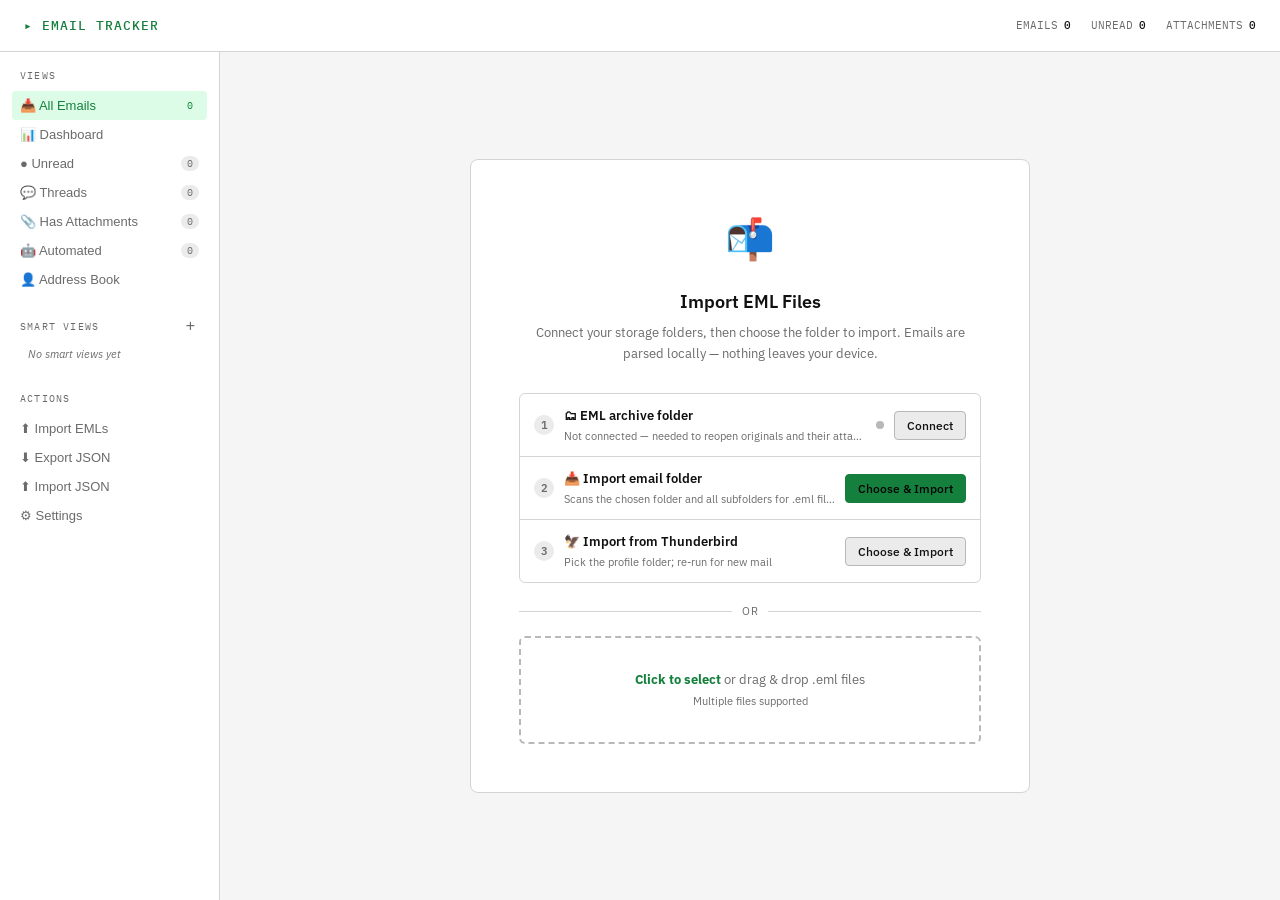
<file: index.html>
<!DOCTYPE html>
<html lang="en">
<head>
<meta charset="UTF-8">
<meta name="viewport" content="width=device-width, initial-scale=1.0">
<title>Email Tracker</title>
<link rel="stylesheet" href="css/styles.css">
</head>
<body>

<div id="app">
  <header>
    <span class="logo">▸ EMAIL TRACKER</span>
    <div class="header-stats">
      <div class="stat">EMAILS <b id="h-total">0</b></div>
      <div class="stat">UNREAD <b id="h-unread">0</b></div>
      <div class="stat">ATTACHMENTS <b id="h-attachments">0</b></div>
      <div class="stat" id="storage-indicator" data-v1-only style="display:none;color:var(--accent);cursor:pointer" onclick="changeEmlArchiveFolder()" title="Click to change folder">
        💾 <b id="h-storage">—</b>
      </div>
    </div>
  </header>

  <div id="main">
    <!-- Sidebar -->
    <nav id="sidebar">
      <div class="sidebar-section">
        <div class="sidebar-label">Views</div>
        <button class="nav-item active" data-view="all" onclick="switchView('all')">
          📥 All Emails <span class="nav-count" id="n-all">0</span>
        </button>
        <button class="nav-item" data-view="dashboard" onclick="switchView('dashboard')">
          📊 Dashboard
        </button>
        <button class="nav-item" data-view="unread" onclick="switchView('unread')">
          ● Unread <span class="nav-count" id="n-unread">0</span>
        </button>
        <button class="nav-item" data-view="threads" onclick="switchView('threads')">
          💬 Threads <span class="nav-count" id="n-threads">0</span>
        </button>
        <button class="nav-item" data-view="attachments" onclick="switchView('attachments')">
          📎 Has Attachments <span class="nav-count" id="n-attach">0</span>
        </button>
        <button class="nav-item" data-view="needsreply" data-v2-only onclick="switchView('needsreply')" title="Threads whose newest message is waiting on your reply">
          ↩ Needs Reply <span class="nav-count" id="n-needsreply">0</span>
        </button>
        <button class="nav-item" data-view="automated" onclick="switchView('automated')">
          🤖 Automated <span class="nav-count" id="n-automated">0</span>
        </button>
        <button class="nav-item" data-view="addressbook" onclick="switchView('addressbook')">
          👤 Address Book
        </button>
      </div>
      <div class="sidebar-section">
        <div class="sidebar-label-row">
          <span class="sidebar-label">Smart Views</span>
          <button class="sidebar-add-btn" onclick="showSmartViewEditor()" title="New Smart View" aria-label="New Smart View">+</button>
        </div>
        <div id="smart-views-nav">
          <div style="padding:4px 8px; font-size:11px; color:var(--muted); font-style:italic;">No smart views yet</div>
        </div>
      </div>
      <div class="sidebar-section">
        <div class="sidebar-label">Actions</div>
        <button class="nav-item" onclick="showImport()">⬆ Import EMLs</button>
        <button class="nav-item" onclick="exportData()">⬇ Export JSON</button>
        <input type="file" id="json-import-input" accept=".json" style="display:none" onchange="importData(this)">
        <button class="nav-item" onclick="document.getElementById('json-import-input').click()">⬆ Import JSON</button>
        <button class="nav-item" onclick="showSettings()">⚙ Settings</button>
      </div>
    </nav>

    <!-- Content -->
    <div id="content">

      <!-- Import panel -->
      <div id="import-panel">
        <div class="import-card">
          <span class="import-icon">📬</span>
          <h2>Import EML Files</h2>
          <p data-v1-only>Connect your storage folders, then choose the folder to import. Emails are parsed locally — nothing leaves your device.</p>
          <p data-v2-only>The server parses and stores the mail, and keeps each original. Anything already imported is skipped, so re-run either source any time.</p>

          <div class="conn-list" data-v2-only>
            <div class="conn-row">
              <span class="conn-num">1</span>
              <div class="conn-info">
                <div class="conn-name">📥 Import an .eml folder</div>
                <div class="conn-detail">Uploads every .eml file in the folder and its subfolders</div>
              </div>
              <button class="btn btn-primary conn-btn" onclick="document.getElementById('srv-dir-input').click()">Choose &amp; Import</button>
              <input type="file" id="srv-dir-input" webkitdirectory hidden onchange="serverIngestFiles(this.files); this.value=''">
            </div>
            <div class="conn-row">
              <span class="conn-num">2</span>
              <div class="conn-info">
                <div class="conn-name">🦅 Scan Thunderbird</div>
                <div class="conn-detail" id="srv-tb-detail">Reads the profile's mail folders on the server</div>
              </div>
              <button class="btn conn-btn" id="srv-tb-btn" onclick="serverScanThunderbird()">Scan</button>
            </div>
          </div>

          <div class="conn-list" data-v1-only>
            <div class="conn-row">
              <span class="conn-num">1</span>
              <div class="conn-info">
                <div class="conn-name">🗂 EML archive folder</div>
                <div class="conn-detail" id="conn-eml-detail">Not connected — needed to reopen originals and their attachments later</div>
              </div>
              <span class="conn-dot" id="conn-eml-dot"></span>
              <button class="btn conn-x" id="conn-eml-x" onclick="disconnectEmlArchiveFolder()" title="Disconnect folder" style="display:none">✕</button>
              <button class="btn conn-btn" id="conn-eml-btn" onclick="connectEmlArchiveFolder()">Connect</button>
            </div>
            <div class="conn-row">
              <span class="conn-num">2</span>
              <div class="conn-info">
                <div class="conn-name">📥 Import email folder</div>
                <div class="conn-detail">Scans the chosen folder and all subfolders for .eml files</div>
              </div>
              <button class="btn btn-primary conn-btn" id="conn-import-btn" onclick="handleFolderImport()">Choose &amp; Import</button>
            </div>
            <div class="conn-row">
              <span class="conn-num">3</span>
              <div class="conn-info">
                <div class="conn-name">🦅 Import from Thunderbird</div>
                <div class="conn-detail" title="macOS: ~/Library/Thunderbird/Profiles/<profile> — press ⌘⇧G in the picker to type the path. Already-imported emails are skipped, so re-run it any time.">Pick the profile folder; re-run for new mail</div>
              </div>
              <button class="btn conn-btn" id="conn-tb-btn" onclick="handleThunderbirdImport()">Choose &amp; Import</button>
              <input type="file" id="mbox-dir-input" webkitdirectory hidden onchange="handleThunderbirdFiles(this.files)">
            </div>
          </div>

          <div class="import-divider"><span>or</span></div>

          <div class="drop-zone" id="drop-zone">
            <input type="file" id="file-input" accept=".eml" multiple onchange="handleFiles(this.files)">
            <div class="drop-zone-text">
              <strong>Click to select</strong> or drag & drop .eml files<br>
              <span style="font-size:11px; margin-top:4px; display:block;">Multiple files supported</span>
            </div>
          </div>
        </div>
      </div>

      <!-- Email list panel -->
      <div id="email-list-panel">
        <div class="toolbar">
          <span class="toolbar-title" id="view-title">All Emails</span>
          <div id="sv-tab-toggle" style="display:none"></div>
          <input class="search-input" placeholder="Search subject, from, body, attachments…" oninput="searchEmails(this.value)" id="search-input">
          <select class="btn" id="sort-select" onchange="applySort(this.value)">
            <option value="date-desc">Newest first</option>
            <option value="date-asc">Oldest first</option>
            <option value="from">From A–Z</option>
            <option value="subject">Subject A–Z</option>
          </select>
          <button class="btn btn-primary" onclick="showImport()">+ Import</button>
        </div>
        <div class="email-list-header">
          <div class="col-flag"></div>
          <div class="col-from">From</div>
          <div class="col-subject">Subject</div>
          <div class="col-date">Date</div>
          <div class="col-status">Status</div>
          <div class="col-attach">Attach</div>
        </div>
        <div id="email-scroll" style="flex:1;overflow-y:auto;">
          <div class="email-list" id="email-list"></div>
        </div>
      </div>

    </div><!-- /content -->
  </div><!-- /main -->
</div><!-- /app -->

<div id="email-modal-overlay" onclick="handleModalOverlayClick(event)">
  <div id="detail-panel" role="dialog" aria-modal="true" aria-labelledby="det-subject" tabindex="-1">
    <div class="detail-header">
      <div class="detail-header-top">
        <div class="detail-subject" id="det-subject">—</div>
        <div class="modal-nav">
          <button class="modal-nav-btn" id="nav-prev" onclick="navigateEmail(-1)" title="Previous email (k)" aria-label="Previous email">‹</button>
          <span class="modal-nav-counter" id="nav-counter"></span>
          <button class="modal-nav-btn" id="nav-next" onclick="navigateEmail(1)" title="Next email (j)" aria-label="Next email">›</button>
        </div>
        <button class="modal-close" onclick="closeDetail()" title="Close (Esc)" aria-label="Close">×</button>
      </div>
      <div class="detail-meta" id="det-meta"></div>
    </div>
    <div class="detail-actions" id="det-actions"></div>
    <div class="tag-row" id="det-tags"></div>
    <div class="detail-attachments" id="det-attachments" style="display:none"></div>
    <div class="detail-body" id="det-body">
      <div class="detail-body-label">Email Body</div>
    </div>
  </div>
</div>

<div id="toast"></div>

<!-- Floating import progress bar -->
<div id="import-progress-bar" style="display:none">
  <div class="ipb-track">
    <div class="ipb-fill" id="ipb-fill"></div>
  </div>
  <div class="ipb-row">
    <span class="ipb-title">Importing emails…</span>
    <span id="ipb-counts">0 / 0</span>
    <span id="ipb-pct">0%</span>
    <button class="ipb-toggle-btn" id="ipb-toggle-btn" onclick="toggleImportLog()" title="Show/hide log">▲ Log</button>
  </div>
  <div class="ipb-log" id="ipb-log"></div>
</div>

<!-- Smart View Editor Modal -->
<div id="sv-modal-overlay" onclick="handleSvOverlayClick(event)">
  <div id="sv-modal" role="dialog" aria-modal="true" tabindex="-1"></div>
</div>


<script src="js/db.js"></script>
<script src="js/api.js"></script>
<script src="js/parser.js"></script>
<script src="js/detection.js"></script>
<script src="js/import.js"></script>
<script src="js/server-import.js"></script>
<script src="js/threading.js"></script>
<script src="js/state.js"></script>
<script src="js/smart-views/rule-engine.js"></script>
<script src="js/smart-views/editor.js"></script>
<script src="js/smart-views/sidebar.js"></script>
<script src="js/smart-views/routing.js"></script>
<script src="js/smart-views/settings.js"></script>
<script src="js/render.js"></script>
<script src="js/actions.js"></script>
<script src="js/data-load.js"></script>
<script src="js/export.js"></script>
<script src="js/gdrive.js"></script>
<script src="js/address-book.js"></script>
<script src="js/dashboard.js"></script>
<script src="js/helpers.js"></script>
<script src="js/init.js"></script>
</body>
</html>
</file>
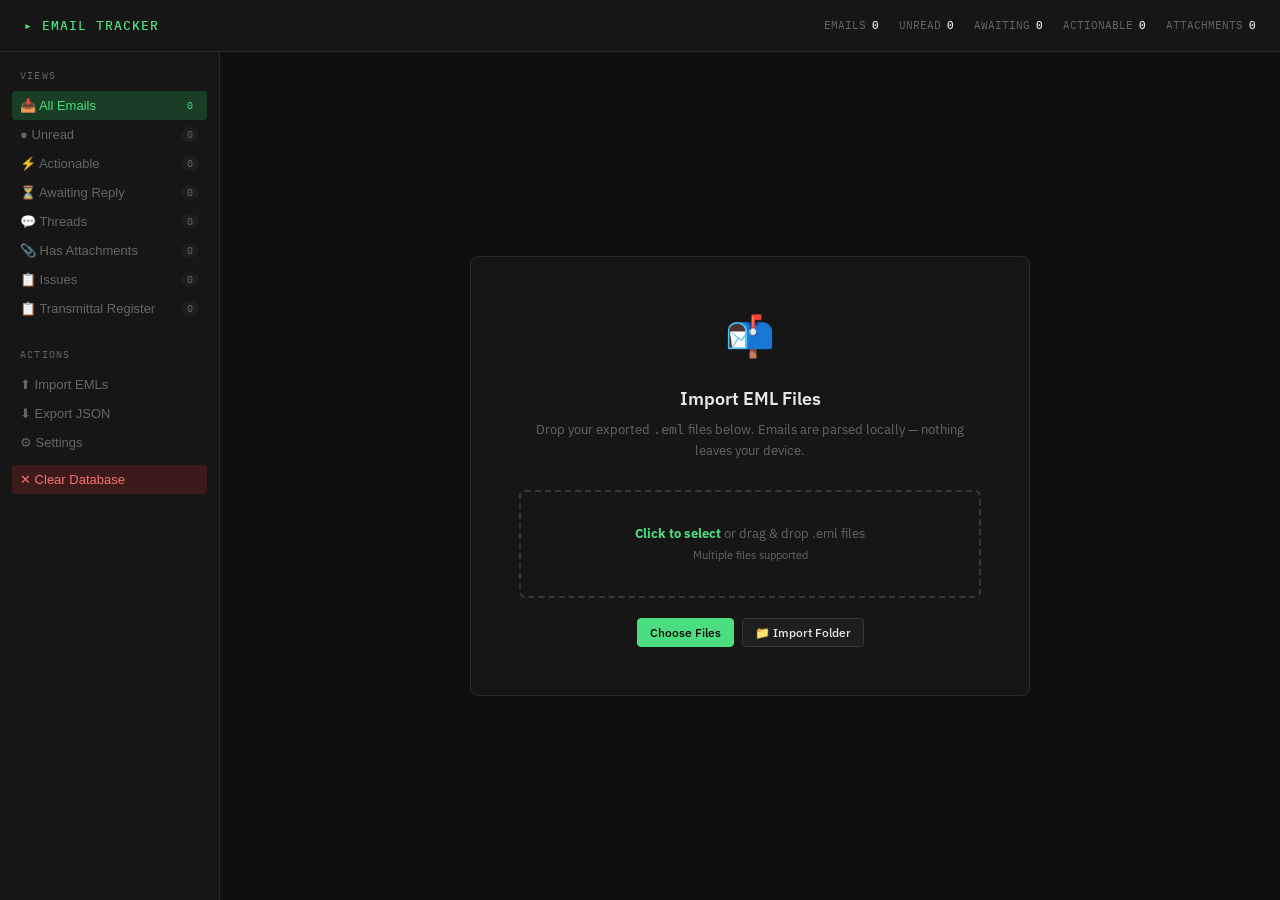
<file: email-tracker.html>
<!DOCTYPE html>
<html lang="en">
<head>
<meta charset="UTF-8">
<meta name="viewport" content="width=device-width, initial-scale=1.0">
<title>Email Tracker</title>
<style>
  @import url('https://fonts.googleapis.com/css2?family=IBM+Plex+Mono:wght@400;500&family=IBM+Plex+Sans:wght@300;400;500;600&display=swap');

  :root {
    --bg:        #0f0f0f;
    --surface:   #161616;
    --surface2:  #1e1e1e;
    --border:    #2a2a2a;
    --border2:   #383838;
    --text:      #e8e8e8;
    --muted:     #666;
    --accent:    #4ade80;
    --accent-dim:#1a3d26;
    --warn:      #facc15;
    --warn-dim:  #3a2e00;
    --danger:    #f87171;
    --danger-dim:#3d1a1a;
    --info:      #60a5fa;
    --info-dim:  #1a2a3d;
    --mono: 'IBM Plex Mono', monospace;
    --sans: 'IBM Plex Sans', sans-serif;
  }

  * { box-sizing: border-box; margin: 0; padding: 0; }

  body {
    font-family: var(--sans);
    background: var(--bg);
    color: var(--text);
    min-height: 100vh;
    font-size: 14px;
    line-height: 1.5;
  }

  /* ── Layout ── */
  #app { display: flex; flex-direction: column; height: 100vh; }

  header {
    display: flex;
    align-items: center;
    gap: 16px;
    padding: 0 24px;
    height: 52px;
    border-bottom: 1px solid var(--border);
    background: var(--surface);
    flex-shrink: 0;
  }

  .logo {
    font-family: var(--mono);
    font-size: 13px;
    font-weight: 500;
    letter-spacing: 0.08em;
    color: var(--accent);
  }

  .header-stats {
    display: flex;
    gap: 20px;
    margin-left: auto;
  }

  .stat {
    display: flex;
    align-items: center;
    gap: 6px;
    font-family: var(--mono);
    font-size: 11px;
    color: var(--muted);
  }

  .stat b { color: var(--text); font-weight: 500; }

  #main {
    display: flex;
    flex: 1;
    overflow: hidden;
  }

  /* ── Sidebar ── */
  #sidebar {
    width: 220px;
    border-right: 1px solid var(--border);
    background: var(--surface);
    display: flex;
    flex-direction: column;
    flex-shrink: 0;
  }

  .sidebar-section {
    padding: 16px 12px 8px;
  }

  .sidebar-label {
    font-family: var(--mono);
    font-size: 10px;
    letter-spacing: 0.12em;
    color: var(--muted);
    text-transform: uppercase;
    padding: 0 8px 8px;
  }

  .nav-item {
    display: flex;
    align-items: center;
    gap: 10px;
    padding: 7px 8px;
    border-radius: 4px;
    cursor: pointer;
    color: var(--muted);
    font-size: 13px;
    transition: all 0.12s;
    border: none;
    background: none;
    width: 100%;
    text-align: left;
  }

  .nav-item:hover { background: var(--surface2); color: var(--text); }
  .nav-item.active { background: var(--accent-dim); color: var(--accent); }

  .nav-count {
    margin-left: auto;
    font-family: var(--mono);
    font-size: 10px;
    background: var(--surface2);
    padding: 1px 6px;
    border-radius: 10px;
    color: var(--muted);
  }

  .nav-item.active .nav-count { background: var(--accent-dim); color: var(--accent); }

  /* ── Content area ── */
  #content {
    flex: 1;
    overflow: hidden;
    display: flex;
    flex-direction: column;
  }

  .toolbar {
    display: flex;
    align-items: center;
    gap: 10px;
    padding: 10px 20px;
    border-bottom: 1px solid var(--border);
    background: var(--surface);
    flex-shrink: 0;
  }

  .toolbar-title {
    font-size: 13px;
    font-weight: 600;
    color: var(--text);
  }

  .btn {
    display: inline-flex;
    align-items: center;
    gap: 6px;
    padding: 6px 12px;
    border-radius: 4px;
    border: 1px solid var(--border2);
    background: var(--surface2);
    color: var(--text);
    font-family: var(--sans);
    font-size: 12px;
    font-weight: 500;
    cursor: pointer;
    transition: all 0.12s;
    white-space: nowrap;
  }

  .btn:hover { border-color: var(--border2); background: #252525; }
  .btn:active { transform: scale(0.98); }

  .btn-primary {
    background: var(--accent);
    border-color: var(--accent);
    color: #000;
  }
  .btn-primary:hover { background: #5ae88a; border-color: #5ae88a; }

  .btn-danger {
    background: var(--danger-dim);
    border-color: var(--danger);
    color: var(--danger);
  }

  /* ── Import panel ── */
  #import-panel {
    flex: 1;
    display: flex;
    align-items: center;
    justify-content: center;
    padding: 40px;
  }

  .import-card {
    background: var(--surface);
    border: 1px solid var(--border);
    border-radius: 8px;
    padding: 48px;
    max-width: 560px;
    width: 100%;
    text-align: center;
  }

  .import-icon {
    font-size: 40px;
    margin-bottom: 20px;
    display: block;
  }

  .import-card h2 {
    font-size: 18px;
    font-weight: 600;
    margin-bottom: 8px;
  }

  .import-card p {
    color: var(--muted);
    font-size: 13px;
    margin-bottom: 28px;
    line-height: 1.6;
  }

  .drop-zone {
    border: 2px dashed var(--border2);
    border-radius: 6px;
    padding: 32px;
    margin-bottom: 20px;
    transition: all 0.15s;
    cursor: pointer;
    position: relative;
  }

  .drop-zone.drag-over {
    border-color: var(--accent);
    background: var(--accent-dim);
  }

  .drop-zone input[type=file] {
    position: absolute;
    inset: 0;
    opacity: 0;
    cursor: pointer;
    width: 100%;
    height: 100%;
  }

  .drop-zone-text {
    font-size: 13px;
    color: var(--muted);
    pointer-events: none;
  }

  .drop-zone-text strong { color: var(--accent); }

  /* ── Progress ── */
  #progress-panel {
    display: none;
    padding: 40px;
    flex: 1;
    flex-direction: column;
    align-items: center;
    justify-content: center;
    gap: 20px;
  }

  #progress-panel.active { display: flex; }

  .progress-card {
    background: var(--surface);
    border: 1px solid var(--border);
    border-radius: 8px;
    padding: 32px 40px;
    max-width: 500px;
    width: 100%;
  }

  .progress-title {
    font-size: 14px;
    font-weight: 600;
    margin-bottom: 20px;
  }

  .progress-bar-track {
    background: var(--surface2);
    border-radius: 4px;
    height: 6px;
    overflow: hidden;
    margin-bottom: 12px;
  }

  .progress-bar-fill {
    height: 100%;
    background: var(--accent);
    border-radius: 4px;
    transition: width 0.2s;
    width: 0%;
  }

  .progress-info {
    display: flex;
    justify-content: space-between;
    font-family: var(--mono);
    font-size: 11px;
    color: var(--muted);
    margin-bottom: 16px;
  }

  .progress-log {
    background: var(--bg);
    border: 1px solid var(--border);
    border-radius: 4px;
    padding: 12px;
    height: 120px;
    overflow-y: auto;
    font-family: var(--mono);
    font-size: 11px;
    color: var(--muted);
  }

  .log-line { padding: 1px 0; }
  .log-line.ok { color: var(--accent); }
  .log-line.err { color: var(--danger); }
  .log-line.warn { color: var(--warn); }

  /* ── Email list ── */
  #email-list-panel {
    display: none;
    flex-direction: column;
    flex: 1;
    overflow: hidden;
  }

  #email-list-panel.active { display: flex; }

  .email-list {
    flex: 1;
    overflow-y: auto;
  }

  .email-row {
    display: grid;
    grid-template-columns: 24px 180px 1fr 120px 90px 90px;
    gap: 0;
    padding: 0 20px;
    height: 42px;
    align-items: center;
    border-bottom: 1px solid var(--border);
    cursor: pointer;
    transition: background 0.1s;
    font-size: 13px;
  }

  .email-row:hover { background: var(--surface2); }
  .email-row.selected { background: var(--info-dim); }

  .email-row.unread .col-subject { font-weight: 600; color: var(--text); }
  .email-row:not(.unread) .col-subject { color: var(--muted); }

  .email-list-header {
    display: grid;
    grid-template-columns: 24px 180px 1fr 120px 90px 90px;
    gap: 0;
    padding: 0 20px;
    height: 34px;
    align-items: center;
    border-bottom: 1px solid var(--border2);
    background: var(--surface);
    font-family: var(--mono);
    font-size: 10px;
    letter-spacing: 0.08em;
    color: var(--muted);
    text-transform: uppercase;
    flex-shrink: 0;
  }

  .col-flag { text-align: center; }
  .col-from { overflow: hidden; text-overflow: ellipsis; white-space: nowrap; padding-right: 12px; }
  .col-subject { overflow: hidden; text-overflow: ellipsis; white-space: nowrap; padding-right: 12px; }
  .col-date { font-family: var(--mono); font-size: 11px; color: var(--muted); }
  .col-status { }
  .col-attach { text-align: right; font-family: var(--mono); font-size: 11px; color: var(--muted); }

  /* ── Status badges ── */
  .badge {
    display: inline-flex;
    align-items: center;
    padding: 2px 7px;
    border-radius: 3px;
    font-family: var(--mono);
    font-size: 10px;
    letter-spacing: 0.04em;
    font-weight: 500;
  }

  .badge-unread    { background: var(--info-dim);    color: var(--info);    }
  .badge-replied   { background: var(--accent-dim);  color: var(--accent);  }
  .badge-awaiting  { background: var(--warn-dim);    color: var(--warn);    }
  .badge-actioned  { background: var(--surface2);    color: var(--muted);   }
  .badge-action    { background: var(--danger-dim);  color: var(--danger);  }

  /* ── Detail panel ── */
  #detail-panel {
    display: none;
    width: 440px;
    border-left: 1px solid var(--border);
    flex-direction: column;
    flex-shrink: 0;
    overflow: hidden;
  }

  #detail-panel.open { display: flex; }

  .detail-header {
    padding: 16px 20px;
    border-bottom: 1px solid var(--border);
    background: var(--surface);
    flex-shrink: 0;
  }

  .detail-subject {
    font-size: 14px;
    font-weight: 600;
    margin-bottom: 8px;
    line-height: 1.4;
  }

  .detail-meta {
    display: flex;
    flex-direction: column;
    gap: 4px;
    font-size: 12px;
    color: var(--muted);
  }

  .detail-meta span b { color: var(--text); font-weight: 500; }

  .detail-actions {
    display: flex;
    gap: 8px;
    padding: 10px 20px;
    border-bottom: 1px solid var(--border);
    background: var(--surface);
    flex-shrink: 0;
    flex-wrap: wrap;
  }

  .detail-body {
    flex: 1;
    overflow-y: auto;
    padding: 20px;
    font-size: 13px;
    line-height: 1.7;
    color: #ccc;
    white-space: pre-wrap;
    word-break: break-word;
  }

  .detail-attachments {
    border-top: 1px solid var(--border);
    padding: 12px 20px;
    flex-shrink: 0;
  }

  .detail-attach-title {
    font-family: var(--mono);
    font-size: 10px;
    letter-spacing: 0.08em;
    color: var(--muted);
    text-transform: uppercase;
    margin-bottom: 8px;
  }

  .attach-chip {
    display: inline-flex;
    align-items: center;
    gap: 6px;
    background: var(--surface2);
    border: 1px solid var(--border2);
    border-radius: 4px;
    padding: 4px 10px;
    font-size: 11px;
    font-family: var(--mono);
    margin: 2px 4px 2px 0;
    color: var(--text);
    transition: all 0.12s;
  }

  .attach-chip[onclick] {
    cursor: pointer;
  }

  .attach-chip[onclick]:hover {
    background: var(--accent-dim);
    border-color: var(--accent);
  }

  .attach-size { color: var(--muted); }

  /* ── Empty / info states ── */
  .empty-state {
    flex: 1;
    display: flex;
    flex-direction: column;
    align-items: center;
    justify-content: center;
    color: var(--muted);
    gap: 12px;
    padding: 40px;
  }

  .empty-icon { font-size: 32px; }
  .empty-text { font-size: 13px; text-align: center; line-height: 1.6; }

  /* ── Tags ── */
  .tag-row {
    display: flex;
    gap: 6px;
    flex-wrap: wrap;
    padding: 8px 20px;
    border-bottom: 1px solid var(--border);
    background: var(--surface);
    flex-shrink: 0;
  }

  .tag-chip {
    display: inline-flex;
    align-items: center;
    gap: 4px;
    background: var(--surface2);
    border: 1px solid var(--border2);
    border-radius: 12px;
    padding: 2px 10px 2px 8px;
    font-size: 11px;
    color: var(--muted);
    cursor: pointer;
    transition: all 0.1s;
  }
  .tag-chip:hover { border-color: var(--accent); color: var(--accent); }
  .tag-chip.active { background: var(--accent-dim); border-color: var(--accent); color: var(--accent); }

  .tag-add {
    background: none;
    border: 1px dashed var(--border2);
    border-radius: 12px;
    padding: 2px 10px;
    font-size: 11px;
    color: var(--muted);
    cursor: pointer;
    font-family: var(--sans);
    transition: all 0.1s;
  }
  .tag-add:hover { border-color: var(--accent); color: var(--accent); }

  /* ── Toast ── */
  #toast {
    position: fixed;
    bottom: 24px;
    right: 24px;
    background: var(--surface2);
    border: 1px solid var(--border2);
    border-radius: 6px;
    padding: 12px 18px;
    font-size: 13px;
    display: none;
    gap: 8px;
    align-items: center;
    box-shadow: 0 4px 24px rgba(0,0,0,0.4);
    z-index: 100;
    max-width: 360px;
  }

  #toast.show { display: flex; }
  #toast.ok { border-color: var(--accent); }
  #toast.err { border-color: var(--danger); }

  /* ── Search ── */
  .search-input {
    background: var(--surface2);
    border: 1px solid var(--border);
    border-radius: 4px;
    padding: 5px 10px;
    color: var(--text);
    font-family: var(--sans);
    font-size: 12px;
    width: 200px;
    outline: none;
    transition: border-color 0.12s;
  }
  .search-input:focus { border-color: var(--accent); }
  .search-input::placeholder { color: var(--muted); }

  /* ── Scrollbar ── */
  ::-webkit-scrollbar { width: 6px; height: 6px; }
  ::-webkit-scrollbar-track { background: transparent; }
  ::-webkit-scrollbar-thumb { background: var(--border2); border-radius: 3px; }
  ::-webkit-scrollbar-thumb:hover { background: #444; }

  /* ── Thread indicator ── */
  .thread-dot {
    width: 8px; height: 8px;
    border-radius: 50%;
    display: inline-block;
    flex-shrink: 0;
  }
  .thread-dot.has-thread { background: var(--info); }
  .thread-dot.no-thread { background: transparent; border: 1px solid var(--border2); }

  .unread-dot {
    width: 6px; height: 6px;
    border-radius: 50%;
    background: var(--accent);
    display: inline-block;
    flex-shrink: 0;
  }

  select.btn {
    appearance: none;
    padding-right: 24px;
    background-image: url("data:image/svg+xml,%3Csvg xmlns='http://www.w3.org/2000/svg' width='10' height='6' viewBox='0 0 10 6'%3E%3Cpath d='M1 1l4 4 4-4' stroke='%23666' stroke-width='1.5' fill='none' stroke-linecap='round'/%3E%3C/svg%3E");
    background-repeat: no-repeat;
    background-position: right 8px center;
    cursor: pointer;
  }
</style>
</head>
<body>

<div id="app">
  <header>
    <span class="logo">▸ EMAIL TRACKER</span>
    <div class="header-stats">
      <div class="stat">EMAILS <b id="h-total">0</b></div>
      <div class="stat">UNREAD <b id="h-unread">0</b></div>
      <div class="stat">AWAITING <b id="h-awaiting">0</b></div>
      <div class="stat">ACTIONABLE <b id="h-actionable">0</b></div>
      <div class="stat">ATTACHMENTS <b id="h-attachments">0</b></div>
      <div class="stat" id="storage-indicator" style="display:none;color:var(--accent);cursor:pointer" onclick="changeAttachmentFolder()" title="Click to change folder">
        💾 <b id="h-storage">—</b>
      </div>
    </div>
  </header>

  <div id="main">
    <!-- Sidebar -->
    <nav id="sidebar">
      <div class="sidebar-section">
        <div class="sidebar-label">Views</div>
        <button class="nav-item active" data-view="all" onclick="switchView('all')">
          📥 All Emails <span class="nav-count" id="n-all">0</span>
        </button>
        <button class="nav-item" data-view="unread" onclick="switchView('unread')">
          ● Unread <span class="nav-count" id="n-unread">0</span>
        </button>
        <button class="nav-item" data-view="actionable" onclick="switchView('actionable')">
          ⚡ Actionable <span class="nav-count" id="n-actionable">0</span>
        </button>
        <button class="nav-item" data-view="awaiting" onclick="switchView('awaiting')">
          ⏳ Awaiting Reply <span class="nav-count" id="n-awaiting">0</span>
        </button>
        <button class="nav-item" data-view="threads" onclick="switchView('threads')">
          💬 Threads <span class="nav-count" id="n-threads">0</span>
        </button>
        <button class="nav-item" data-view="attachments" onclick="switchView('attachments')">
          📎 Has Attachments <span class="nav-count" id="n-attach">0</span>
        </button>
        <button class="nav-item" data-view="issues" onclick="switchView('issues')">
          📋 Issues <span class="nav-count" id="n-issues">0</span>
        </button>
        <button class="nav-item" data-view="transmittals" onclick="switchView('transmittals')">
          📋 Transmittal Register <span class="nav-count" id="n-transmittals">0</span>
        </button>
      </div>
      <div class="sidebar-section">
        <div class="sidebar-label">Actions</div>
        <button class="nav-item" onclick="showImport()">⬆ Import EMLs</button>
        <button class="nav-item" onclick="exportData()">⬇ Export JSON</button>
        <button class="nav-item" onclick="showSettings()">⚙ Settings</button>
        <button class="nav-item btn-danger" onclick="clearDB()" style="color: var(--danger); margin-top: 8px;">
          ✕ Clear Database
        </button>
      </div>
    </nav>

    <!-- Content -->
    <div id="content">

      <!-- Import panel -->
      <div id="import-panel">
        <div class="import-card">
          <span class="import-icon">📬</span>
          <h2>Import EML Files</h2>
          <p>Drop your exported <code>.eml</code> files below. Emails are parsed locally — nothing leaves your device.</p>
          <div class="drop-zone" id="drop-zone">
            <input type="file" id="file-input" accept=".eml" multiple onchange="handleFiles(this.files)">
            <div class="drop-zone-text">
              <strong>Click to select</strong> or drag & drop .eml files<br>
              <span style="font-size:11px; margin-top:4px; display:block;">Multiple files supported</span>
            </div>
          </div>
          <div style="display:flex; gap:8px; justify-content:center;">
            <button class="btn btn-primary" onclick="document.getElementById('file-input').click()">
              Choose Files
            </button>
            <button class="btn" onclick="handleFolderImport()">
              📁 Import Folder
            </button>
          </div>
        </div>
      </div>

      <!-- Progress panel -->
      <div id="progress-panel">
        <div class="progress-card">
          <div class="progress-title">Parsing emails…</div>
          <div class="progress-bar-track">
            <div class="progress-bar-fill" id="progress-fill"></div>
          </div>
          <div class="progress-info">
            <span id="progress-label">0 / 0</span>
            <span id="progress-pct">0%</span>
          </div>
          <div class="progress-log" id="progress-log"></div>
        </div>
      </div>

      <!-- Email list panel -->
      <div id="email-list-panel">
        <div class="toolbar">
          <span class="toolbar-title" id="view-title">All Emails</span>
          <input class="search-input" placeholder="Search subject, from…" oninput="searchEmails(this.value)" id="search-input">
          <select class="btn" id="sort-select" onchange="applySort(this.value)">
            <option value="date-desc">Newest first</option>
            <option value="date-asc">Oldest first</option>
            <option value="from">From A–Z</option>
            <option value="subject">Subject A–Z</option>
          </select>
          <button class="btn btn-primary" onclick="showImport()">+ Import</button>
        </div>
        <div class="email-list-header">
          <div class="col-flag"></div>
          <div class="col-from">From</div>
          <div class="col-subject">Subject</div>
          <div class="col-date">Date</div>
          <div class="col-status">Status</div>
          <div class="col-attach">Attach</div>
        </div>
        <div style="display:flex;flex:1;overflow:hidden;">
          <div class="email-list" id="email-list"></div>
          <div id="detail-panel">
            <div class="detail-header">
              <div class="detail-subject" id="det-subject">—</div>
              <div class="detail-meta" id="det-meta"></div>
            </div>
            <div class="detail-actions" id="det-actions"></div>
            <div class="tag-row" id="det-tags"></div>
            <div class="detail-body" id="det-body"></div>
            <div class="detail-attachments" id="det-attachments" style="display:none"></div>
          </div>
        </div>
      </div>

    </div><!-- /content -->
  </div><!-- /main -->
</div><!-- /app -->

<div id="toast"></div>

<script>
// ═══════════════════════════════════════════════════════
//  DB — IndexedDB via lightweight wrapper
// ═══════════════════════════════════════════════════════
const DB_NAME    = 'EmailTracker';
const DB_VERSION = 2; // Increment for new Issues store
let db = null;

function openDB() {
  return new Promise((res, rej) => {
    const req = indexedDB.open(DB_NAME, DB_VERSION);
    req.onupgradeneeded = e => {
      const db = e.target.result;

      // Emails store
      if (!db.objectStoreNames.contains('emails')) {
        const store = db.createObjectStore('emails', { keyPath: 'id' });
        store.createIndex('messageId',   'messageId',   { unique: false });
        store.createIndex('threadId',    'threadId',    { unique: false });
        store.createIndex('date',        'date',        { unique: false });
        store.createIndex('fromAddr',    'fromAddr',    { unique: false });
        store.createIndex('status',      'status',      { unique: false });
        store.createIndex('isActionable','isActionable',{ unique: false });
        store.createIndex('importedAt',  'importedAt',  { unique: false });
      }

      // Attachments store
      if (!db.objectStoreNames.contains('attachments')) {
        const astore = db.createObjectStore('attachments', { keyPath: 'id' });
        astore.createIndex('emailId', 'emailId', { unique: false });
        astore.createIndex('hash',    'hash',    { unique: false });
      }

      // Tags store (global tag list)
      if (!db.objectStoreNames.contains('tags')) {
        db.createObjectStore('tags', { keyPath: 'name' });
      }

      // MessageID index (for thread linking)
      if (!db.objectStoreNames.contains('msgIndex')) {
        db.createObjectStore('msgIndex', { keyPath: 'messageId' }); // → emailId
      }
      
      // Issues store (for issue management)
      if (!db.objectStoreNames.contains('issues')) {
        const istore = db.createObjectStore('issues', { keyPath: 'id' });
        istore.createIndex('status', 'status', { unique: false });
        istore.createIndex('createdDate', 'createdDate', { unique: false });
      }
    };
    req.onsuccess = e => res(e.target.result);
    req.onerror   = e => rej(e.target.error);
  });
}

function dbPut(storeName, record) {
  return new Promise((res, rej) => {
    const tx    = db.transaction(storeName, 'readwrite');
    const store = tx.objectStore(storeName);
    const req   = store.put(record);
    req.onsuccess = () => res(req.result);
    req.onerror   = () => rej(req.error);
  });
}

function dbGet(storeName, key) {
  return new Promise((res, rej) => {
    const tx    = db.transaction(storeName, 'readonly');
    const store = tx.objectStore(storeName);
    const req   = store.get(key);
    req.onsuccess = () => res(req.result);
    req.onerror   = () => rej(req.error);
  });
}

function dbGetAll(storeName) {
  return new Promise((res, rej) => {
    const tx    = db.transaction(storeName, 'readonly');
    const store = tx.objectStore(storeName);
    const req   = store.getAll();
    req.onsuccess = () => res(req.result);
    req.onerror   = () => rej(req.error);
  });
}

function dbGetByIndex(storeName, indexName, value) {
  return new Promise((res, rej) => {
    const tx    = db.transaction(storeName, 'readonly');
    const store = tx.objectStore(storeName);
    const idx   = store.index(indexName);
    const req   = idx.getAll(value);
    req.onsuccess = () => res(req.result);
    req.onerror   = () => rej(req.error);
  });
}

function dbDelete(storeName, key) {
  return new Promise((res, rej) => {
    const tx    = db.transaction(storeName, 'readwrite');
    const store = tx.objectStore(storeName);
    const req   = store.delete(key);
    req.onsuccess = () => res();
    req.onerror   = () => rej(req.error);
  });
}

function dbClear(storeName) {
  return new Promise((res, rej) => {
    const tx    = db.transaction(storeName, 'readwrite');
    const store = tx.objectStore(storeName);
    const req   = store.clear();
    req.onsuccess = () => res();
    req.onerror   = () => rej(req.error);
  });
}

// ═══════════════════════════════════════════════════════
//  EML PARSER
// ═══════════════════════════════════════════════════════

function parseEML(raw) {
  // Split headers from body
  const headerBodySplit = raw.indexOf('\r\n\r\n');
  const headerBodySplit2 = raw.indexOf('\n\n');
  const splitAt = (headerBodySplit !== -1 && (headerBodySplit2 === -1 || headerBodySplit < headerBodySplit2))
    ? headerBodySplit : headerBodySplit2;

  if (splitAt === -1) return null;

  const headerSection = raw.substring(0, splitAt);
  const bodySection   = raw.substring(splitAt + (raw[splitAt + 1] === '\r' ? 4 : 2));

  // Parse headers (handles folded headers)
  const headers = parseHeaders(headerSection);

  // Determine content type and boundary
  const contentType = headers['content-type'] || '';
  const boundary    = extractBoundary(contentType);

  let textBody    = '';
  let htmlBody    = '';
  let attachments = [];

  if (boundary) {
    const parts = splitMIME(bodySection, boundary);
    
    for (const part of parts) {
      const r = parseMIMEPart(part);
      if (!r) continue;
      const ct = (r.headers['content-type'] || '').toLowerCase();
      const cd = r.headers['content-disposition'] || '';

      if (cd.toLowerCase().includes('attachment')) {
        attachments.push(buildAttachment(r));
      } else if (ct.startsWith('text/plain') && !textBody) {
        textBody = decodePart(r);
      } else if (ct.startsWith('text/html') && !htmlBody) {
        htmlBody = decodePart(r);
      } else if (ct.startsWith('multipart/')) {
        // Nested multipart — recurse (handles multipart/alternative inside multipart/mixed)
        const nb = extractBoundary(r.headers['content-type'] || '');
        if (nb) {
          const subparts = splitMIME(r.body, nb);
          for (const sp of subparts) {
            const sr = parseMIMEPart(sp);
            if (!sr) continue;
            const sct = (sr.headers['content-type'] || '').toLowerCase();
            const scd = sr.headers['content-disposition'] || '';
            if (scd.toLowerCase().includes('attachment')) {
              attachments.push(buildAttachment(sr));
            } else if (sct.startsWith('text/plain') && !textBody) {
              textBody = decodePart(sr);
            } else if (sct.startsWith('text/html') && !htmlBody) {
              htmlBody = decodePart(sr);
            } else if (sct.startsWith('multipart/')) {
              // Double-nested (rare but happens) — recurse again
              const nnb = extractBoundary(sr.headers['content-type'] || '');
              if (nnb) {
                const subsubparts = splitMIME(sr.body, nnb);
                for (const ssp of subsubparts) {
                  const ssr = parseMIMEPart(ssp);
                  if (!ssr) continue;
                  const ssct = (ssr.headers['content-type'] || '').toLowerCase();
                  const sscd = ssr.headers['content-disposition'] || '';
                  if (sscd.toLowerCase().includes('attachment')) {
                    attachments.push(buildAttachment(ssr));
                  } else if (ssct.startsWith('text/plain') && !textBody) {
                    textBody = decodePart(ssr);
                  } else if (ssct.startsWith('text/html') && !htmlBody) {
                    htmlBody = decodePart(ssr);
                  }
                }
              }
            }
          }
        }
      } else if (!ct.startsWith('image/') || cd.toLowerCase().includes('attachment')) {
        if (!ct.startsWith('text/') && ct !== '') {
          attachments.push(buildAttachment(r));
        }
      }
    }
  } else {
    // Single-part email (no multipart boundary)
    const enc = headers['content-transfer-encoding'] || '';
    const ct = (headers['content-type'] || '').toLowerCase();
    
    const decodedBody = decodeBody(bodySection, enc);
    
    if (ct.includes('text/html')) {
      htmlBody = decodedBody;
    } else {
      textBody = decodedBody;
    }
  }

  // Clean quoted text from body for "first message" view
  let cleanText = textBody ? stripQuotedText(textBody) : '';
  
  // If stripping removed everything, keep the original
  if (!cleanText && textBody) {
    cleanText = textBody.trim();
  }
  
  // If still no text, try HTML
  if (!cleanText && htmlBody) {
    cleanText = stripHtml(htmlBody);
  }

  // Parse addresses
  const from  = parseAddress(headers['from']  || '');
  const to    = parseAddressList(headers['to'] || '');
  const cc    = parseAddressList(headers['cc'] || '');
  const date  = parseDate(headers['date'] || '');

  // Thread fields
  const messageId  = cleanMsgId(headers['message-id'] || '');
  const inReplyTo  = cleanMsgId(headers['in-reply-to'] || '');
  const references = (headers['references'] || '')
    .split(/\s+/)
    .map(cleanMsgId)
    .filter(Boolean);

  return {
    messageId,
    inReplyTo,
    references,
    subject:     decodeEncodedWord(headers['subject'] || '(no subject)'),
    from,
    to,
    cc,
    date,
    textBody:    cleanText,
    htmlBody:    htmlBody ? '[HTML available]' : '',
    attachments,
    rawHeaders:  headers,
  };
}

function parseHeaders(text) {
  // Unfold folded headers first
  const unfolded = text.replace(/\r\n([ \t])/g, ' ').replace(/\n([ \t])/g, ' ');
  const lines    = unfolded.split(/\r?\n/);
  const headers  = {};
  for (const line of lines) {
    const colon = line.indexOf(':');
    if (colon < 1) continue;
    const key = line.substring(0, colon).trim().toLowerCase();
    const val = line.substring(colon + 1).trim();
    // Keep first occurrence (most important for Message-ID etc.)
    if (!headers[key]) headers[key] = val;
  }
  return headers;
}

function extractBoundary(ct) {
  const m = ct.match(/boundary=(?:"([^"]+)"|([^\s;]+))/i);
  return m ? (m[1] || m[2]) : null;
}

function splitMIME(body, boundary) {
  const parts   = [];
  const delim   = '--' + boundary;
  const lines   = body.split(/\r?\n/);
  let current   = [];
  let inPart    = false;

  for (const line of lines) {
    if (line.startsWith(delim + '--')) break;
    if (line.startsWith(delim)) {
      if (inPart && current.length) parts.push(current.join('\n'));
      current = [];
      inPart  = true;
      continue;
    }
    if (inPart) current.push(line);
  }
  if (inPart && current.length) parts.push(current.join('\n'));
  return parts;
}

function parseMIMEPart(partText) {
  const split = partText.indexOf('\n\n');
  if (split === -1) return null;
  const hText = partText.substring(0, split);
  const body  = partText.substring(split + 2);
  const headers = parseHeaders(hText);
  return { headers, body };
}

function decodePart(part) {
  const enc = part.headers['content-transfer-encoding'] || '';
  return decodeBody(part.body, enc);
}

function decodeBody(body, encoding) {
  const enc = encoding.trim().toLowerCase();
  if (enc === 'base64') {
    try {
      const cleaned = body.replace(/\s/g, '');
      return atob(cleaned);
    } catch { return body; }
  }
  if (enc === 'quoted-printable') {
    return decodeQP(body);
  }
  return body;
}

function decodeQP(str) {
  // First, handle soft line breaks (= at end of line means line continues)
  str = str.replace(/=\r?\n/g, '');
  
  // Then decode =XX hex sequences
  return str.replace(/=([0-9A-Fa-f]{2})/g, (_, h) => String.fromCharCode(parseInt(h, 16)));
}

function buildAttachment(part) {
  const cd       = part.headers['content-disposition'] || '';
  const ct       = part.headers['content-type'] || 'application/octet-stream';
  let rawName    = extractParam(cd, 'filename') || extractParam(ct, 'name');
  
  // Special handling for embedded emails (message/rfc822)
  let isEmbeddedEmail = false;
  if (!rawName && ct.toLowerCase().includes('message/rfc822')) {
    isEmbeddedEmail = true;
    // This is an embedded email - try to extract subject as filename
    const subjectMatch = part.body.match(/^Subject:\s*(.+?)$/m);
    if (subjectMatch) {
      rawName = subjectMatch[1].trim() + '.eml';
    } else {
      rawName = 'forwarded-message.eml';
    }
  }
  
  if (!rawName) rawName = 'attachment';
  
  const filename = decodeEncodedWord(rawName);
  const enc      = (part.headers['content-transfer-encoding'] || '').trim().toLowerCase();
  
  // Keep raw data for file saving
  let rawData = null;
  if (enc === 'base64') {
    try {
      const cleaned = part.body.replace(/\s/g, '');
      rawData = base64ToUint8Array(cleaned);
    } catch (e) {
      console.warn('Failed to decode base64 attachment:', filename, e);
    }
  } else if (enc === 'quoted-printable') {
    const decoded = decodeQP(part.body);
    rawData = stringToUint8Array(decoded);
  } else {
    rawData = stringToUint8Array(part.body);
  }
  
  const size = rawData ? rawData.length : part.body.length;
  const hash = rawData ? hashUint8Array(rawData) : simpleHash(part.body.substring(0, 512));
  
  const result = { 
    filename, 
    contentType: ct.split(';')[0].trim(), 
    size, 
    hash,
    encoding: enc,
    rawData,
    isEmbeddedEmail,
    nestedAttachments: [] // Will be populated if this is an embedded email
  };
  
  // If this is an embedded email and setting is enabled, parse nested attachments
  if (isEmbeddedEmail && extractNestedAttachments && part.body) {
    try {
      const nestedParsed = parseEML(part.body);
      if (nestedParsed && nestedParsed.attachments.length > 0) {
        result.nestedAttachments = nestedParsed.attachments.map(nested => ({
          ...nested,
          isNested: true,
          parentFilename: filename
        }));
      }
    } catch (e) {
      console.warn('Failed to parse nested attachments from', filename, e);
    }
  }
  
  return result;
}

function base64ToUint8Array(base64) {
  const binaryString = atob(base64);
  const len = binaryString.length;
  const bytes = new Uint8Array(len);
  for (let i = 0; i < len; i++) {
    bytes[i] = binaryString.charCodeAt(i);
  }
  return bytes;
}

function stringToUint8Array(str) {
  const encoder = new TextEncoder();
  return encoder.encode(str);
}

function hashUint8Array(uint8Array) {
  // Simple FNV-1a hash for Uint8Array
  let h = 0x811c9dc5;
  for (let i = 0; i < uint8Array.length; i++) {
    h ^= uint8Array[i];
    h = (h * 0x01000193) >>> 0;
  }
  return h.toString(16).padStart(8, '0');
}

function extractParam(header, param) {
  const re = new RegExp(param + '=(?:"([^"]+)"|([^\\s;]+))', 'i');
  const m  = header.match(re);
  return m ? (m[1] || m[2]) : null;
}

function decodeEncodedWord(str) {
  // RFC 2047 =?charset?encoding?text?=
  return str.replace(/=\?([^?]+)\?([BbQq])\?([^?]*)\?=/g, (_, charset, enc, text) => {
    try {
      if (enc.toUpperCase() === 'B') {
        const bytes = atob(text);
        return new TextDecoder(charset).decode(
          Uint8Array.from(bytes, c => c.charCodeAt(0))
        );
      } else {
        const qp = text.replace(/_/g, ' ');
        return decodeQP(qp);
      }
    } catch { return text; }
  });
}

function parseAddress(str) {
  const decoded = decodeEncodedWord(str.trim());
  const m = decoded.match(/^(.+?)\s*<([^>]+)>$/);
  if (m) return { name: m[1].replace(/^"|"$/g, '').trim(), email: m[2].trim() };
  if (decoded.includes('@')) return { name: '', email: decoded };
  return { name: decoded, email: '' };
}

function parseAddressList(str) {
  if (!str) return [];
  // Split on commas not inside angle brackets or quotes
  const parts = str.split(/,(?![^<]*>)(?![^"]*")/);
  return parts.map(p => parseAddress(p.trim())).filter(a => a.email || a.name);
}

function parseDate(str) {
  if (!str) return null;
  const d = new Date(str);
  return isNaN(d.getTime()) ? null : d.toISOString();
}

function cleanMsgId(str) {
  const m = str.match(/<([^>]+)>/);
  return m ? m[1] : str.trim();
}

function stripQuotedText(text) {
  // Remove lines starting with > (quoted), and common quote headers
  const lines = text.split('\n');
  const cleaned = [];
  let foundThreadMarker = false;

  for (let i = 0; i < lines.length; i++) {
    const line = lines[i];
    const trimmed = line.trim();

    // Thread marker patterns (stop processing when we hit these)
    if (
      // Gmail/standard style
      /^On .+ wrote:$/i.test(trimmed) ||
      
      // Outlook style - various formats
      /^-{3,}\s*Original Message\s*-{3,}/i.test(trimmed) ||
      /^_{3,}\s*Original Message\s*_{3,}/i.test(trimmed) ||
      /^From:.*Sent:.*To:/s.test(text.substring(text.indexOf(line))) ||
      
      // "From: X, Sent: Y" block
      (/^From:/i.test(trimmed) && lines[i+1] && /^Sent:/i.test(lines[i+1].trim())) ||
      
      // Reply separator lines
      /^={3,}$/i.test(trimmed) ||
      /^-{5,}$/i.test(trimmed) ||
      
      // Common forwarded email markers
      /^Begin forwarded message:/i.test(trimmed) ||
      /^-{3,}\s*Forwarded message\s*-{3,}/i.test(trimmed) ||
      
      // Additional Asian format patterns (common in SG/regional offices)
      /^发件人:|^寄件者:/i.test(trimmed) ||
      
      // Outlook meeting/appointment footers
      /^When:/i.test(trimmed) && /^Where:/i.test(lines[i+1]?.trim() || '')
    ) {
      foundThreadMarker = true;
      break;
    }

    // Skip lines starting with > (inline quotes)
    if (trimmed.startsWith('>')) {
      continue;
    }

    // If we haven't hit a thread marker yet, keep the line
    if (!foundThreadMarker) {
      cleaned.push(line);
    }
  }

  return cleaned.join('\n').trim();
}

function stripHtml(html) {
  if (!html) return '';
  
  // First pass: remove non-content elements
  let text = html
    .replace(/<style[^>]*>[\s\S]*?<\/style>/gi, '')
    .replace(/<script[^>]*>[\s\S]*?<\/script>/gi, '')
    .replace(/<head[^>]*>[\s\S]*?<\/head>/gi, '')
    .replace(/<!--[\s\S]*?-->/g, '');
  
  // Convert common block elements to newlines
  text = text
    .replace(/<\/?(div|p|br|tr|h[1-6])[^>]*>/gi, '\n')
    .replace(/<\/td>/gi, ' ')  // TD ends become spaces
    .replace(/<td[^>]*>/gi, ''); // TD starts removed
  
  // Remove all remaining HTML tags
  text = text.replace(/<[^>]+>/g, '');
  
  // Decode HTML entities
  text = text
    .replace(/&nbsp;/gi, ' ')
    .replace(/&amp;/gi, '&')
    .replace(/&lt;/gi, '<')
    .replace(/&gt;/gi, '>')
    .replace(/&quot;/gi, '"')
    .replace(/&#39;/gi, "'")
    .replace(/&apos;/gi, "'");
  
  // Clean up whitespace
  text = text
    .split('\n')
    .map(line => line.trim())
    .filter(line => line.length > 0)
    .join('\n');
  
  // Remove common email footer noise
  text = text
    .replace(/^(Use this link in|or paste this link into|Button not working\?|This is an automatically generated|Do not reply to this email).*$/gim, '')
    .replace(/https?:\/\/[^\s]+/g, '[link]'); // Replace URLs with placeholder
  
  // Final cleanup
  text = text
    .split('\n')
    .filter(line => {
      // Remove lines that are just noise
      if (line.length < 3) return false;
      if (/^[\s\-_=]+$/.test(line)) return false;
      return true;
    })
    .join('\n')
    .trim();
  
  return text;
}

function simpleHash(str) {
  let h = 0x811c9dc5;
  for (let i = 0; i < str.length; i++) {
    h ^= str.charCodeAt(i);
    h = (h * 0x01000193) >>> 0;
  }
  return h.toString(16).padStart(8, '0');
}

// ═══════════════════════════════════════════════════════
//  ACTIONABLE KEYWORD DETECTION
// ═══════════════════════════════════════════════════════

const ACTION_KEYWORDS = [
  /\bplease (?:advise|confirm|review|approve|revert|respond|reply|update|provide|check|coordinate)\b/i,
  /\bfor your (?:action|approval|review|attention|information and action)\b/i,
  /\bkindly (?:advise|confirm|review|arrange|ensure|provide)\b/i,
  /\baction required\b/i,
  /\bdeadline\b/i,
  /\bby (?:eod|end of day|end of week|monday|tuesday|wednesday|thursday|friday)\b/i,
  /\burgent\b/i,
  /\bFYA\b/,
  /\bneed.*by\b/i,
  /\bresponse (?:required|needed|by)\b/i,
];

function detectActionable(subject, body) {
  const text = (subject + ' ' + body).substring(0, 2000);
  return ACTION_KEYWORDS.some(re => re.test(text));
}

// ═══════════════════════════════════════════════════════
//  IMPORT PIPELINE
// ═══════════════════════════════════════════════════════

let importedEmails = 0;
let attachmentDirHandle = null; // File System Directory Handle
let emlArchiveDirHandle = null; // For organizing imported EML files
let extractNestedAttachments = true; // Setting: extract attachments from embedded .eml files
let organizeEmlFiles = false; // Setting: copy EML files to organized folders by domain

async function organizeEmlFile(file, fromAddr) {
  if (!emlArchiveDirHandle || !fromAddr) return null;
  
  try {
    // Extract domain from sender email
    const domain = fromAddr.split('@')[1] || 'unknown';
    const sanitizedDomain = domain.replace(/[^a-zA-Z0-9.-]/g, '_').replace(/^_+|_+$/g, '');
    
    // Get or create domain subfolder
    const domainFolder = await emlArchiveDirHandle.getDirectoryHandle(sanitizedDomain, { create: true });
    
    // Sanitize filename
    let filename = file.name.replace(/[<>:"/\\|?*]/g, '_');
    
    // Check if file exists - if so, add counter
    let finalFilename = filename;
    let counter = 1;
    let fileHandle = null;
    
    while (counter < 1000) {
      try {
        fileHandle = await domainFolder.getFileHandle(finalFilename, { create: false });
        // File exists - try next number
        const extIndex = filename.lastIndexOf('.');
        const basename = extIndex > 0 ? filename.substring(0, extIndex) : filename;
        const ext = extIndex > 0 ? filename.substring(extIndex) : '';
        finalFilename = `${basename}_${counter}${ext}`;
        counter++;
      } catch {
        // File doesn't exist - good to use
        break;
      }
    }
    
    // Read the file content
    const arrayBuffer = await file.arrayBuffer();
    
    // Create and write file
    fileHandle = await domainFolder.getFileHandle(finalFilename, { create: true });
    const writable = await fileHandle.createWritable();
    await writable.write(arrayBuffer);
    await writable.close();
    
    return `${sanitizedDomain}/${finalFilename}`;
  } catch (err) {
    console.error('Failed to organize EML file:', file.name, err);
    return null;
  }
}

async function setupAttachmentStorage() {
  if (!('showDirectoryPicker' in window)) {
    alert('File System Access API not supported in this browser.\n\nAttachments will be imported as metadata only.');
    return false;
  }

  try {
    attachmentDirHandle = await window.showDirectoryPicker({
      mode: 'readwrite',
      startIn: 'documents',
    });
    
    // Check permission
    const permission = await attachmentDirHandle.queryPermission({ mode: 'readwrite' });
    if (permission !== 'granted') {
      const granted = await attachmentDirHandle.requestPermission({ mode: 'readwrite' });
      if (granted !== 'granted') {
        alert('Storage permission denied.\n\nAttachments will be imported as metadata only.');
        attachmentDirHandle = null;
        return false;
      }
    }
    
    toast('Attachment folder: ' + attachmentDirHandle.name, 'ok');
    return true;
  } catch (err) {
    if (err.name === 'AbortError') {
      // User cancelled - silent failure
      console.log('Folder selection cancelled by user');
      return false;
    } else {
      console.error('Attachment folder setup failed:', err);
      alert('Failed to select attachment folder:\n' + err.message + '\n\nAttachments will be imported as metadata only.');
      return false;
    }
  }
}

async function setupEmlArchiveFolder() {
  if (!('showDirectoryPicker' in window)) {
    alert('File System Access API not supported in this browser.');
    return false;
  }

  try {
    emlArchiveDirHandle = await window.showDirectoryPicker({
      mode: 'readwrite',
      startIn: 'documents',
    });
    
    // Check permission
    const permission = await emlArchiveDirHandle.queryPermission({ mode: 'readwrite' });
    if (permission !== 'granted') {
      const granted = await emlArchiveDirHandle.requestPermission({ mode: 'readwrite' });
      if (granted !== 'granted') {
        alert('Storage permission denied.');
        emlArchiveDirHandle = null;
        return false;
      }
    }
    
    toast('EML archive folder: ' + emlArchiveDirHandle.name, 'ok');
    return true;
  } catch (err) {
    if (err.name === 'AbortError') {
      console.log('EML folder selection cancelled by user');
      return false;
    } else {
      console.error('EML archive folder setup failed:', err);
      alert('Failed to select EML archive folder:\n' + err.message);
      return false;
    }
  }
}

async function handleFiles(files) {
  if (!files.length) return;
  const fileArr = Array.from(files);

  // Check browser support
  const hasFileSystemAPI = 'showDirectoryPicker' in window;

  // If we don't have a storage folder yet and API is supported, ask upfront
  if (!attachmentDirHandle && hasFileSystemAPI) {
    const setupNow = confirm(
      'Set up attachment storage folder?\n\n' +
      'Attachments will be saved to a folder you choose.\n' +
      'Click OK to select folder now, or Cancel to skip.\n\n' +
      '(This folder will be remembered for this session.)'
    );
    
    if (setupNow) {
      await setupAttachmentStorage();
    }
  }
  
  // Ask about EML file organization
  if (!emlArchiveDirHandle && hasFileSystemAPI && organizeEmlFiles) {
    const setupEml = confirm(
      'Organize imported EML files by sender domain?\n\n' +
      'Files will be copied to domain-based folders.\n' +
      'Click OK to select archive folder, or Cancel to skip.'
    );
    
    if (setupEml) {
      const success = await setupEmlArchiveFolder();
      if (!success) {
        const continueAnyway = confirm(
          'EML archive folder not set up.\n\n' +
          'Continue import without organizing EML files?'
        );
        if (!continueAnyway) return;
      }
    }
  }

  // Process files through the import pipeline
  await processFilesForImport(fileArr);
}

async function handleFolderImport() {
  if (!('showDirectoryPicker' in window)) {
    alert('Folder import requires File System Access API which is not supported in this browser.\n\nPlease use Chrome or Edge.');
    return;
  }
  
  // Setup attachment storage FIRST (while we still have user gesture)
  if (!attachmentDirHandle) {
    const setupNow = confirm(
      'Set up attachment storage folder?\n\n' +
      'Attachments will be saved to a folder you choose.\n' +
      'Click OK to select folder now, or Cancel to skip.\n\n' +
      '(This folder will be remembered for this session.)'
    );
    
    if (setupNow) {
      await setupAttachmentStorage();
    }
  }
  
  // Setup EML archive SECOND (while we still have user gesture)
  if (!emlArchiveDirHandle && organizeEmlFiles) {
    const setupEml = confirm(
      'Organize imported EML files by sender domain?\n\n' +
      'Files will be copied to domain-based folders.\n' +
      'Click OK to select archive folder, or Cancel to skip.'
    );
    
    if (setupEml) {
      const success = await setupEmlArchiveFolder();
      if (!success) {
        const continueAnyway = confirm(
          'EML archive folder not set up.\n\n' +
          'Continue import without organizing EML files?'
        );
        if (!continueAnyway) return;
      }
    }
  }
  
  // NOW select the folder to scan (after all folder prompts are done)
  try {
    const dirHandle = await window.showDirectoryPicker({
      mode: 'read',
    });
    
    toast('Scanning folder recursively...', 'ok');
    
    // Recursively collect all .eml files
    const emlFiles = await collectEmlFilesRecursively(dirHandle);
    
    if (emlFiles.length === 0) {
      toast('No .eml files found in folder', 'warn');
      return;
    }
    
    toast(`Found ${emlFiles.length} .eml file(s)`, 'ok');
    
    // Process the collected files (skip the prompts since we already did them)
    await processFilesForImport(emlFiles);
    
  } catch (err) {
    if (err.name === 'AbortError') {
      console.log('Folder selection cancelled');
    } else {
      console.error('Folder import error:', err);
      alert('Failed to import folder:\n' + err.message);
    }
  }
}

async function collectEmlFilesRecursively(dirHandle, path = '') {
  const files = [];
  
  for await (const entry of dirHandle.values()) {
    const currentPath = path ? `${path}/${entry.name}` : entry.name;
    
    if (entry.kind === 'file' && entry.name.toLowerCase().endsWith('.eml')) {
      // Get the actual File object
      const file = await entry.getFile();
      files.push(file);
    } else if (entry.kind === 'directory') {
      // Recursively scan subdirectory
      const subFiles = await collectEmlFilesRecursively(entry, currentPath);
      files.push(...subFiles);
    }
  }
  
  return files;
}

async function processFilesForImport(fileArr) {

  // Start progress immediately - no pre-checking
  showPanel('progress');
  const log   = document.getElementById('progress-log');
  const fill  = document.getElementById('progress-fill');
  const label = document.getElementById('progress-label');
  const pct   = document.getElementById('progress-pct');
  log.innerHTML = '';

  const appendLog = (msg, cls = '') => {
    const d = document.createElement('div');
    d.className = 'log-line ' + cls;
    d.textContent = msg;
    log.appendChild(d);
    log.scrollTop = log.scrollHeight;
  };

  appendLog(`Starting import of ${fileArr.length} file(s)…`);
  if (attachmentDirHandle) {
    appendLog(`Attachment storage: ${attachmentDirHandle.name}`, 'ok');
  } else {
    appendLog(`Attachment storage: not configured (metadata only)`, 'warn');
  }

  let ok = 0, errs = 0;

  for (let i = 0; i < fileArr.length; i++) {
    const file = fileArr[i];
    const prog = Math.round((i / fileArr.length) * 100);
    fill.style.width  = prog + '%';
    label.textContent = `${i} / ${fileArr.length}`;
    pct.textContent   = prog + '%';

    try {
      const raw = await file.text();
      const parsed = parseEML(raw);

      if (!parsed) {
        appendLog(`⚠ ${file.name}: parse failed`, 'warn');
        errs++;
        continue;
      }

      // Generate stable ID
      const id = parsed.messageId || `${file.name}-${parsed.date || Date.now()}`;

      // Check for existing - skip if already imported
      const existing = await dbGet('emails', id);
      if (existing) {
        appendLog(`⊘ ${file.name}: already imported (skipped)`, 'warn');
        continue;
      }

      // Detect actionable
      const isActionable = detectActionable(parsed.subject, parsed.textBody);

      const emailRecord = {
        id,
        messageId:    parsed.messageId,
        inReplyTo:    parsed.inReplyTo,
        references:   parsed.references,
        subject:      parsed.subject,
        fromAddr:     parsed.from.email,
        fromName:     parsed.from.name,
        toAddrs:      parsed.to.map(a => a.email),
        ccAddrs:      parsed.cc.map(a => a.email),
        date:         parsed.date,
        textBody:     parsed.textBody,
        isActionable,
        status:       'unread',
        tags:         [],
        linkedIssues: [], // For issue tracking
        emailType:    null, // query | decision | risk | action
        hasAttachments: parsed.attachments.length > 0,
        attachmentCount: parsed.attachments.length,
        awaitingSince: null,
        importedAt:   new Date().toISOString(),
        fileName:     file.name,
      };

      await dbPut('emails', emailRecord);

      // Organize EML file if enabled
      if (emlArchiveDirHandle && organizeEmlFiles) {
        try {
          const emlPath = await organizeEmlFile(file, emailRecord.fromAddr);
          if (emlPath) {
            // Optionally store the path in the email record
            emailRecord.emlArchivePath = emlPath;
            await dbPut('emails', emailRecord);
            console.log('Organized EML:', file.name, '→', emlPath);
          } else {
            console.warn('EML organization returned null for:', file.name);
          }
        } catch (err) {
          console.error('Failed to organize EML:', file.name, err);
          appendLog(`  ⚠ Failed to organize EML: ${err.message}`, 'warn');
        }
      }

      // Index Message-ID
      if (parsed.messageId) {
        await dbPut('msgIndex', { messageId: parsed.messageId, emailId: id });
      }

      // Store attachment metadata
      for (const att of parsed.attachments) {
        const attId = `${id}::${att.filename}`;
        const attRecord = {
          id: attId,
          emailId: id,
          filename: att.filename,
          contentType: att.contentType,
          size: att.size,
          hash: att.hash,
          transmittalRef: '',
          sourceParty: '',
          documentType: '',
          storedPath: '',
          isNested: false,
          parentFilename: null,
          importedAt: new Date().toISOString(),
        };

        // Save attachment to disk if storage is available
        if (attachmentDirHandle && att.rawData) {
          try {
            const savedPath = await saveAttachmentToDisk(att, emailRecord.fromAddr);
            if (savedPath) {
              attRecord.storedPath = savedPath;
            }
          } catch (err) {
            appendLog(`  ⚠ Failed to save ${att.filename}: ${err.message}`, 'warn');
          }
        }

        await dbPut('attachments', attRecord);
        
        // Process nested attachments (from embedded .eml files)
        if (att.nestedAttachments && att.nestedAttachments.length > 0) {
          for (const nested of att.nestedAttachments) {
            const nestedId = `${id}::${att.filename}::${nested.filename}`;
            const nestedRecord = {
              id: nestedId,
              emailId: id,
              filename: nested.filename,
              contentType: nested.contentType,
              size: nested.size,
              hash: nested.hash,
              transmittalRef: '',
              sourceParty: '',
              documentType: '',
              storedPath: '',
              isNested: true,
              parentFilename: att.filename,
              importedAt: new Date().toISOString(),
            };
            
            // Save nested attachment to disk
            if (attachmentDirHandle && nested.rawData) {
              try {
                const savedPath = await saveAttachmentToDisk(nested, emailRecord.fromAddr);
                if (savedPath) {
                  nestedRecord.storedPath = savedPath;
                }
              } catch (err) {
                appendLog(`  ⚠ Failed to save nested ${nested.filename}: ${err.message}`, 'warn');
              }
            }
            
            await dbPut('attachments', nestedRecord);
          }
        }
      }

      ok++;
      const totalAttachments = parsed.attachments.reduce((sum, att) => 
        sum + 1 + (att.nestedAttachments?.length || 0), 0);
      const attInfo = totalAttachments > 0
        ? ` [${totalAttachments} attach${attachmentDirHandle ? ' → saved' : ''}]` 
        : '';
      appendLog(`✓ ${file.name}${attInfo}`, 'ok');

    } catch (err) {
      appendLog(`✕ ${file.name}: ${err.message}`, 'err');
      errs++;
    }

    // Yield to UI every 5 emails
    if (i % 5 === 0) await new Promise(r => setTimeout(r, 0));
  }

  pct.textContent   = '100%';
  const skipped = fileArr.length - ok - errs;
  appendLog(`Done — ${ok} imported${skipped > 0 ? `, ${skipped} skipped (duplicates)` : ''}, ${errs} errors.`, ok > 0 ? 'ok' : 'err');

  importedEmails += ok;

  await new Promise(r => setTimeout(r, 800));
  await loadEmailList();
  await updateHeaderStats();
  showPanel('list');
  toast(`Imported ${ok} email(s)`, 'ok');
}

// ═══════════════════════════════════════════════════════
//  ATTACHMENT FILE STORAGE
// ═══════════════════════════════════════════════════════

async function saveAttachmentToDisk(attachment, senderEmail) {
  if (!attachmentDirHandle || !attachment.rawData) return null;

  // Organize by sender domain: attachments/rcy.com.sg/filename.pdf
  const domain = senderEmail.split('@')[1] || 'unknown';
  // Sanitize domain and remove leading/trailing underscores
  const sanitizedDomain = domain.replace(/[^a-zA-Z0-9.-]/g, '_').replace(/^_+|_+$/g, '');
  
  try {
    // Check if this attachment already exists by hash (deduplication)
    const existingByHash = await findAttachmentByHash(attachment.hash);
    if (existingByHash && existingByHash.storedPath) {
      console.log('Attachment already exists (duplicate):', attachment.filename, '→ reusing', existingByHash.storedPath);
      return existingByHash.storedPath; // Return existing path, don't save again
    }
    
    // Get or create domain subfolder
    const domainFolder = await attachmentDirHandle.getDirectoryHandle(sanitizedDomain, { create: true });
    
    // Sanitize filename
    let filename = attachment.filename.replace(/[<>:"/\\|?*]/g, '_');
    
    // Check if file exists by name - if so, add counter
    let finalFilename = filename;
    let counter = 1;
    let fileHandle = null;
    
    while (counter < 1000) {
      try {
        fileHandle = await domainFolder.getFileHandle(finalFilename, { create: false });
        // File exists - try next number
        const extIndex = filename.lastIndexOf('.');
        const basename = extIndex > 0 ? filename.substring(0, extIndex) : filename;
        const ext = extIndex > 0 ? filename.substring(extIndex) : '';
        finalFilename = `${basename}_${counter}${ext}`;
        counter++;
      } catch {
        // File doesn't exist - good to use
        break;
      }
    }
    
    // Create and write file
    fileHandle = await domainFolder.getFileHandle(finalFilename, { create: true });
    const writable = await fileHandle.createWritable();
    await writable.write(attachment.rawData);
    await writable.close();
    
    const fullPath = `${sanitizedDomain}/${finalFilename}`;
    console.log('Saved attachment:', attachment.filename, '→', fullPath);
    return fullPath;
  } catch (err) {
    console.error('Failed to save attachment:', attachment.filename, err);
    throw err;
  }
}

async function findAttachmentByHash(hash) {
  // Query IndexedDB for existing attachment with this hash
  try {
    const atts = await dbGetAll('attachments');
    return atts.find(a => a.hash === hash && a.storedPath);
  } catch (err) {
    console.error('Error checking for duplicate attachment:', err);
    return null;
  }
}

async function openAttachmentFromDisk(storedPath) {
  if (!storedPath) {
    toast('No file path stored for this attachment', 'err');
    return;
  }

  // If we don't have the folder handle, ask user to restore it
  if (!attachmentDirHandle) {
    const restore = confirm(
      'Attachment folder not connected.\n\n' +
      'Click OK to select the attachment folder where files are stored.'
    );
    
    if (restore) {
      const success = await setupAttachmentStorage();
      if (!success) {
        toast('Cannot open attachment without folder access', 'err');
        return;
      }
    } else {
      return;
    }
  }

  try {
    const parts = storedPath.split('/');
    const domainFolder = await attachmentDirHandle.getDirectoryHandle(parts[0]);
    const fileHandle = await domainFolder.getFileHandle(parts[1]);
    const file = await fileHandle.getFile();
    
    // Open file in new tab or download
    const url = URL.createObjectURL(file);
    const a = document.createElement('a');
    a.href = url;
    a.download = parts[1];
    a.click();
    URL.revokeObjectURL(url);
    
    toast('Attachment opened', 'ok');
  } catch (err) {
    console.error('Failed to open attachment:', err);
    
    if (err.name === 'NotFoundError') {
      toast('File not found - it may have been moved or deleted', 'err');
    } else {
      toast('Failed to open attachment: ' + err.message, 'err');
    }
  }
}

// ═══════════════════════════════════════════════════════
//  THREAD LINKING (Lightweight - Reply Detection Only)
// ═══════════════════════════════════════════════════════

async function linkThreads() {
  const all = await dbGetAll('emails');

  // Build messageId → email map
  const msgMap = new Map();
  for (const e of all) {
    if (e.messageId) msgMap.set(e.messageId, e);
  }

  // Mark parents as replied when we find their responses
  for (const email of all) {
    if (email.inReplyTo && msgMap.has(email.inReplyTo)) {
      const parent = msgMap.get(email.inReplyTo);
      if (parent.status === 'awaiting') {
        parent.status = 'replied';
        await dbPut('emails', parent);
      }
    }
  }
}

// ═══════════════════════════════════════════════════════
//  THREAD COMPUTATION (On-demand via queries)
// ═══════════════════════════════════════════════════════

// Build message ID index for fast lookups
let msgIdIndex = new Map(); // messageId → email

function rebuildMsgIdIndex() {
  msgIdIndex.clear();
  for (const e of allEmails) {
    if (e.messageId) msgIdIndex.set(e.messageId, e);
  }
}

function getThreadRoot(email) {
  if (!email.inReplyTo) return email;
  let current = email;
  let depth = 0;
  while (current.inReplyTo && depth < 20) {
    const parent = msgIdIndex.get(current.inReplyTo);
    if (!parent) break;
    current = parent;
    depth++;
  }
  return current;
}

function getThreadDepth(email) {
  if (!email.inReplyTo) return 0;
  let current = email;
  let depth = 0;
  while (current.inReplyTo && depth < 20) {
    const parent = msgIdIndex.get(current.inReplyTo);
    if (!parent) break;
    current = parent;
    depth++;
  }
  return depth;
}

function getThreadEmails(rootEmail) {
  const threadId = rootEmail.id;
  const root = getThreadRoot(rootEmail);
  const results = [root];
  
  // Find all emails that reply to this thread
  for (const e of allEmails) {
    if (e.id === root.id) continue;
    const eRoot = getThreadRoot(e);
    if (eRoot.id === root.id) {
      results.push(e);
    }
  }
  
  return results.sort((a, b) => (a.date || '').localeCompare(b.date || ''));
}

function hasReplies(email) {
  const root = getThreadRoot(email);
  return allEmails.some(e => {
    if (e.id === root.id) return false;
    return getThreadRoot(e).id === root.id;
  });
}

function countThreadReplies(email) {
  const root = getThreadRoot(email);
  return allEmails.filter(e => {
    if (e.id === root.id) return false;
    return getThreadRoot(e).id === root.id;
  }).length;
}

// ═══════════════════════════════════════════════════════
//  UI STATE
// ═══════════════════════════════════════════════════════

let allEmails      = [];
let filteredEmails = [];
let currentView    = 'all';
let currentSort    = 'date-desc';
let searchTerm     = '';
let selectedEmail  = null;

const VIEW_LABELS = {
  all:          'All Emails',
  unread:       'Unread',
  actionable:   'Actionable',
  awaiting:     'Awaiting Reply',
  threads:      'Threads',
  attachments:  'Has Attachments',
  issues:       'Issues',
  transmittals: 'Transmittal Register',
};

function showPanel(name) {
  document.getElementById('import-panel').style.display   = name === 'import'   ? '' : 'none';
  document.getElementById('progress-panel').className     = name === 'progress' ? 'active' : '';
  document.getElementById('email-list-panel').className   = name === 'list'     ? 'active' : '';
}

function showSettings() {
  showPanel('list'); // Show the list panel
  const container = document.getElementById('email-list');
  container.innerHTML = `
    <div style="padding:20px;">
      <h2 style="margin:0 0 20px 0; font-size:18px;">⚙ Settings</h2>
      
      <div style="padding:16px; background:var(--surface2); border:1px solid var(--border); border-radius:6px; margin-bottom:16px;">
        <div style="display:flex; align-items:center; gap:12px; margin-bottom:8px;">
          <input type="checkbox" id="setting-nested" ${extractNestedAttachments ? 'checked' : ''} 
                 onchange="toggleNestedAttachments(this.checked)" 
                 style="width:18px; height:18px; cursor:pointer;">
          <label for="setting-nested" style="cursor:pointer; font-weight:500;">Extract nested attachments from forwarded emails</label>
        </div>
        <div style="color:var(--muted); font-size:12px; margin-left:30px;">
          When enabled, attachments inside forwarded .eml files will be extracted and saved separately.
          <br>Nested files will be marked with ↳ in the transmittal register.
        </div>
      </div>
      
      <div style="padding:16px; background:var(--surface2); border:1px solid var(--border); border-radius:6px; margin-bottom:16px;">
        <div style="display:flex; align-items:center; gap:12px; margin-bottom:8px;">
          <input type="checkbox" id="setting-organize-eml" ${organizeEmlFiles ? 'checked' : ''} 
                 onchange="toggleOrganizeEml(this.checked)" 
                 style="width:18px; height:18px; cursor:pointer;">
          <label for="setting-organize-eml" style="cursor:pointer; font-weight:500;">Organize imported EML files by sender domain</label>
        </div>
        <div style="color:var(--muted); font-size:12px; margin-left:30px;">
          When enabled, imported .eml files will be copied to domain-based folders for archiving.
          <br>Files organized as: archive/rcy.com.sg/email.eml, archive/changiairport.com/email.eml, etc.
        </div>
      </div>
      
      <button class="btn" onclick="switchView('all')" style="margin-top:20px;">← Back</button>
    </div>
  `;
  closeDetail(); // Close detail panel if open
}

function toggleNestedAttachments(enabled) {
  extractNestedAttachments = enabled;
  toast(enabled ? 'Nested attachment extraction enabled' : 'Nested attachment extraction disabled', 'ok');
}

function toggleOrganizeEml(enabled) {
  organizeEmlFiles = enabled;
  toast(enabled ? 'EML organization enabled' : 'EML organization disabled', 'ok');
}

function showImport() { showPanel('import'); }

function switchView(view) {
  currentView = view;
  document.querySelectorAll('.nav-item[data-view]').forEach(el => {
    el.classList.toggle('active', el.dataset.view === view);
  });
  document.getElementById('view-title').textContent = VIEW_LABELS[view] || view;
  
  if (view === 'transmittals') {
    showTransmittalRegister();
  } else if (view === 'issues') {
    showIssuesList();
  } else {
    applyFilters();
  }
  
  closeDetail();
}

function applySort(val) {
  currentSort = val;
  applyFilters();
}

function searchEmails(val) {
  searchTerm = val.toLowerCase();
  applyFilters();
}

function applyFilters() {
  let list = [...allEmails];

  // Rebuild message ID index for thread queries
  rebuildMsgIdIndex();

  // View filter
  switch (currentView) {
    case 'unread':      list = list.filter(e => e.status === 'unread'); break;
    case 'actionable':  list = list.filter(e => e.isActionable); break;
    case 'awaiting':
      list = list.filter(e => e.status === 'awaiting');
      // Mark overdue (>7 days with no reply)
      const now = Date.now();
      list.forEach(e => {
        if (e.awaitingSince) {
          const days = (now - new Date(e.awaitingSince).getTime()) / (1000*60*60*24);
          e._overdue = days > 7;
        }
      });
      break;
    case 'threads':
      // Show only root emails that have replies
      list = list.filter(e => !e.inReplyTo && hasReplies(e));
      break;
    case 'attachments': list = list.filter(e => e.hasAttachments); break;
  }

  // Search
  if (searchTerm) {
    list = list.filter(e =>
      (e.subject || '').toLowerCase().includes(searchTerm) ||
      (e.fromAddr || '').toLowerCase().includes(searchTerm) ||
      (e.fromName || '').toLowerCase().includes(searchTerm) ||
      (e.textBody || '').toLowerCase().includes(searchTerm)
    );
  }

  // Sort
  list.sort((a, b) => {
    switch (currentSort) {
      case 'date-desc': return (b.date || '').localeCompare(a.date || '');
      case 'date-asc':  return (a.date || '').localeCompare(b.date || '');
      case 'from':      return (a.fromAddr || '').localeCompare(b.fromAddr || '');
      case 'subject':   return (a.subject || '').localeCompare(b.subject || '');
      default: return 0;
    }
  });

  filteredEmails = list;
  renderEmailList();
}

// ═══════════════════════════════════════════════════════
//  RENDER
// ═══════════════════════════════════════════════════════

function renderEmailList() {
  const container = document.getElementById('email-list');

  if (!filteredEmails.length) {
    container.innerHTML = `
      <div class="empty-state">
        <div class="empty-icon">📭</div>
        <div class="empty-text">${allEmails.length === 0
          ? 'No emails imported yet.<br>Use the Import button to get started.'
          : 'No emails match the current filter.'
        }</div>
      </div>`;
    return;
  }

  container.innerHTML = filteredEmails.map(email => {
    const dateStr  = email.date ? formatDate(email.date) : '—';
    const from     = email.fromName || email.fromAddr || '—';
    const status   = renderBadge(email);
    const unread   = email.status === 'unread' ? 'unread' : '';
    const selected = selectedEmail?.id === email.id ? 'selected' : '';
    const attach   = email.attachmentCount > 0
      ? `<span style="color:var(--warn)">📎 ${email.attachmentCount}</span>` : '—';
    
    // Thread indicator
    const emailHasReplies = hasReplies(email);
    const threadDepth = getThreadDepth(email);
    let dot = '';
    if (email.isActionable) {
      dot = `<span title="Actionable" style="color:var(--danger);font-size:10px">⚡</span>`;
    } else if (emailHasReplies) {
      const replyCount = countThreadReplies(email);
      dot = `<span title="Has ${replyCount} ${replyCount === 1 ? 'reply' : 'replies'}" style="color:var(--info);font-size:10px">💬</span>`;
    } else if (threadDepth > 0) {
      dot = `<span class="thread-dot has-thread" title="Reply in thread"></span>`;
    } else {
      dot = `<span class="thread-dot no-thread"></span>`;
    }

    // Thread indentation for non-threaded views (show reply depth)
    const indent = (currentView === 'threads' || threadDepth === 0) ? '' : (threadDepth * 12) + 'px';

    // Overdue flag for awaiting view
    const overdueFlag = email._overdue ? `<span style="color:var(--danger);margin-left:4px" title="Overdue">🔴</span>` : '';

    return `
      <div class="email-row ${unread} ${selected}" onclick="selectEmail('${email.id}')">
        <div class="col-flag">${dot}</div>
        <div class="col-from" title="${email.fromAddr}">${escHtml(truncate(from, 26))}</div>
        <div class="col-subject" title="${escHtml(email.subject)}">
          <span style="${indent ? `margin-left:${indent}` : ''}">${escHtml(truncate(email.subject, 60))}${overdueFlag}</span>
        </div>
        <div class="col-date">${dateStr}</div>
        <div class="col-status">${status}</div>
        <div class="col-attach">${attach}</div>
      </div>`;
  }).join('');
}


function renderBadge(email) {
  switch (email.status) {
    case 'unread':    return '<span class="badge badge-unread">unread</span>';
    case 'replied':   return '<span class="badge badge-replied">replied</span>';
    case 'awaiting':  return '<span class="badge badge-awaiting">awaiting</span>';
    case 'actioned':  return '<span class="badge badge-actioned">actioned</span>';
    default:
      if (email.isActionable) return '<span class="badge badge-action">action!</span>';
      return '<span class="badge badge-actioned">read</span>';
  }
}

async function selectEmail(id) {
  const email = allEmails.find(e => e.id === id);
  if (!email) return;
  selectedEmail = email;

  // Mark as read
  if (email.status === 'unread') {
    email.status = 'read';
    await dbPut('emails', email);
    await updateHeaderStats();
    renderEmailList();
  }

  renderEmailList(); // re-render to show selection
  openDetail(email);
}

async function openDetail(email) {
  document.getElementById('detail-panel').className = 'open';

  // Subject
  document.getElementById('det-subject').textContent = email.subject || '(no subject)';

  // Thread context
  const threadDepth = getThreadDepth(email);
  const emailHasReplies = hasReplies(email);
  let threadInfo = '';
  
  if (threadDepth > 0) {
    const rootEmail = getThreadRoot(email);
    const replyCount = countThreadReplies(rootEmail);
    threadInfo = `<span><b>Thread:</b> Reply ${threadDepth} of ${replyCount + 1} ${rootEmail.id !== email.id ? `→ <a href="#" onclick="selectEmail('${rootEmail.id}');return false;" style="color:var(--accent)">View root</a>` : ''}</span>`;
  } else if (emailHasReplies) {
    const replyCount = countThreadReplies(email);
    threadInfo = `<span><b>Thread:</b> ${replyCount} ${replyCount === 1 ? 'reply' : 'replies'} <a href="#" onclick="showThread('${email.id}');return false;" style="color:var(--accent)">View all</a></span>`;
  }

  // Meta
  const toStr = email.toAddrs?.join(', ') || '—';
  const ccStr = email.ccAddrs?.join(', ') || '';
  document.getElementById('det-meta').innerHTML = `
    <span><b>From:</b> ${escHtml(email.fromName ? `${email.fromName} <${email.fromAddr}>` : email.fromAddr)}</span>
    <span><b>To:</b> ${escHtml(truncate(toStr, 80))}</span>
    ${ccStr ? `<span><b>CC:</b> ${escHtml(truncate(ccStr, 80))}</span>` : ''}
    <span><b>Date:</b> ${email.date ? new Date(email.date).toLocaleString() : '—'}</span>
    ${threadInfo}
    <span><b>File:</b> <span style="font-family:var(--mono);font-size:11px;color:var(--muted)">${escHtml(email.fileName || '')}</span></span>
  `;

  // Action buttons
  const awaitingBtn = email.status === 'awaiting'
    ? `<button class="btn" onclick="setStatus('${email.id}','read')" title="Clear awaiting status">✓ Clear Awaiting</button>`
    : `<button class="btn" onclick="setStatus('${email.id}','awaiting')" title="Mark: I sent this, waiting for reply">⏳ Mark Awaiting</button>`;

  document.getElementById('det-actions').innerHTML = `
    ${awaitingBtn}
    <button class="btn" onclick="setStatus('${email.id}','actioned')" title="Mark as actioned">✓ Actioned</button>
    <button class="btn" onclick="toggleActionable('${email.id}')" title="Toggle actionable flag">
      ${email.isActionable ? '⚡ Unmark Action' : '⚡ Mark Action'}
    </button>
    <button class="btn btn-danger" onclick="deleteEmail('${email.id}')">✕</button>
  `;

  // Tags
  renderDetailTags(email);

  // Body
  document.getElementById('det-body').textContent =
    email.textBody || '(no plain text body)';

  // Attachments
  const attPanel = document.getElementById('det-attachments');
  if (email.hasAttachments) {
    const atts = await dbGetByIndex('attachments', 'emailId', email.id);
    attPanel.style.display = '';
    attPanel.innerHTML = `
      <div class="detail-attach-title">Attachments (${atts.length})</div>
      <div style="margin-bottom: 12px;">
        ${atts.map(a => {
          const hasFile = !!a.storedPath;
          const action = hasFile 
            ? `onclick="openAttachmentFromDisk('${a.storedPath}')" style="cursor:pointer" title="Click to open"` 
            : 'title="File not stored on disk"';
          const icon = hasFile ? '📎' : '📋';
          return `
            <div style="display:flex; align-items:center; gap:8px; padding:8px; border:1px solid var(--border); border-radius:4px; margin-bottom:8px; background:var(--surface2);">
              <div class="attach-chip" ${action} style="flex:1; margin:0;">
                ${icon} ${escHtml(a.filename)}
                <span class="attach-size">${formatSize(a.size)}</span>
                ${hasFile ? '<span style="color:var(--accent);margin-left:4px">●</span>' : ''}
              </div>
              <button class="btn" onclick="editAttachmentMetadata('${a.id}')" style="padding:4px 8px; font-size:11px;">Edit</button>
            </div>
            <div id="att-meta-${a.id}" style="display:none; padding:8px; background:var(--surface); border:1px solid var(--border2); border-radius:4px; margin:-4px 0 8px 0;">
              <div style="display:grid; grid-template-columns:120px 1fr; gap:8px; font-size:12px;">
                <label style="color:var(--muted); padding-top:4px;">Transmittal Ref:</label>
                <input type="text" class="search-input" value="${escHtml(a.transmittalRef || '')}" onchange="updateAttachment('${a.id}', 'transmittalRef', this.value)" style="width:100%;" placeholder="e.g., T-2024-001">
                
                <label style="color:var(--muted); padding-top:4px;">Source Party:</label>
                <div style="display:flex; gap:4px;">
                  <input type="text" id="party-${a.id}" class="search-input" value="${escHtml(a.sourceParty || '')}" onchange="updateAttachment('${a.id}', 'sourceParty', this.value)" style="flex:1;" placeholder="e.g., RCY, CAG, LTA">
                  <button class="btn" onclick="autoFillParty('${a.id}', '${email.fromAddr}')" style="padding:4px 8px; font-size:11px;" title="Auto-suggest from sender">✨</button>
                </div>
                
                <label style="color:var(--muted); padding-top:4px;">Document Type:</label>
                <select class="btn" onchange="updateAttachment('${a.id}', 'documentType', this.value)" style="width:100%;">
                  <option value="">—</option>
                  <option value="Drawing" ${a.documentType === 'Drawing' ? 'selected' : ''}>Drawing</option>
                  <option value="Specification" ${a.documentType === 'Specification' ? 'selected' : ''}>Specification</option>
                  <option value="Report" ${a.documentType === 'Report' ? 'selected' : ''}>Report</option>
                  <option value="Minutes" ${a.documentType === 'Minutes' ? 'selected' : ''}>Minutes</option>
                  <option value="RFI" ${a.documentType === 'RFI' ? 'selected' : ''}>RFI</option>
                  <option value="Submittal" ${a.documentType === 'Submittal' ? 'selected' : ''}>Submittal</option>
                  <option value="Certificate" ${a.documentType === 'Certificate' ? 'selected' : ''}>Certificate</option>
                  <option value="Other" ${a.documentType === 'Other' ? 'selected' : ''}>Other</option>
                </select>
                
                <label style="color:var(--muted); padding-top:4px;">Hash:</label>
                <span style="font-family:var(--mono); font-size:10px; color:var(--muted); padding-top:4px;">${a.hash}</span>
              </div>
            </div>
          `;
        }).join('')}
      </div>
    `;
  } else {
    attPanel.style.display = 'none';
  }
  
  // Email Type & Issue Linking
  const issuePanel = document.getElementById('det-body').parentElement;
  const issueSection = document.createElement('div');
  issueSection.style.cssText = 'border-top:1px solid var(--border); padding-top:16px; margin-top:16px;';
  
  // Email Type Selector
  const currentType = email.emailType || '';
  issueSection.innerHTML = `
    <div style="margin-bottom:16px;">
      <label style="display:block; font-size:12px; color:var(--muted); margin-bottom:6px;">🏷 Email Type:</label>
      <select id="email-type-select" class="btn" onchange="updateEmailType('${email.id}', this.value)" style="width:200px;">
        <option value="">— None —</option>
        <option value="query" ${currentType === 'query' ? 'selected' : ''}>Query</option>
        <option value="decision" ${currentType === 'decision' ? 'selected' : ''}>Decision</option>
        <option value="risk" ${currentType === 'risk' ? 'selected' : ''}>Risk</option>
        <option value="action" ${currentType === 'action' ? 'selected' : ''}>Action</option>
      </select>
    </div>
    
    <div>
      <label style="display:block; font-size:12px; color:var(--muted); margin-bottom:6px;">🔗 Linked Issues:</label>
      <div id="linked-issues-list"></div>
      <button class="btn" onclick="linkEmailToIssue('${email.id}')" style="margin-top:8px;">+ Link to Issue</button>
    </div>
  `;
  
  issuePanel.appendChild(issueSection);
  
  // Render linked issues
  renderLinkedIssues(email);
}

async function renderLinkedIssues(email) {
  const container = document.getElementById('linked-issues-list');
  if (!container) return;
  
  const linkedIssues = email.linkedIssues || [];
  
  if (linkedIssues.length === 0) {
    container.innerHTML = '<div style="color:var(--muted); font-size:12px; font-style:italic;">No linked issues</div>';
    return;
  }
  
  const issues = await Promise.all(linkedIssues.map(id => dbGet('issues', id)));
  container.innerHTML = issues.filter(Boolean).map(issue => {
    const statusIcon = issue.status === 'resolved' ? '✓' : '◐';
    return `
      <div style="display:flex; align-items:center; gap:8px; padding:6px; background:var(--surface2); border-radius:4px; margin-bottom:4px;">
        <span>${statusIcon}</span>
        <span style="flex:1; font-size:13px; cursor:pointer;" onclick="showIssueDetail('${issue.id}')">${escHtml(issue.title)}</span>
        <button class="btn" onclick="unlinkEmailFromIssue('${issue.id}', '${email.id}')" style="padding:2px 6px; font-size:10px;">×</button>
      </div>
    `;
  }).join('');
}

async function updateEmailType(emailId, type) {
  const email = await dbGet('emails', emailId);
  if (!email) return;
  
  email.emailType = type || null;
  await dbPut('emails', email);
  toast(`Email type ${type ? 'set to ' + type : 'cleared'}`, 'ok');
}

async function linkEmailToIssue(emailId) {
  const issues = await dbGetAll('issues');
  const openIssues = issues.filter(i => i.status !== 'resolved');
  
  if (openIssues.length === 0) {
    const create = confirm('No open issues found. Create new issue?');
    if (create) {
      await createNewIssue();
      // After creating, try linking again
      setTimeout(() => linkEmailToIssue(emailId), 500);
    }
    return;
  }
  
  // Show selection dialog
  const selection = prompt(
    'Select issue number to link:\n\n' +
    openIssues.map((iss, idx) => `${idx + 1}. ${iss.title}`).join('\n') +
    '\n\nEnter number (or 0 to create new issue):'
  );
  
  if (!selection) return;
  
  const num = parseInt(selection);
  if (num === 0) {
    await createNewIssue();
    setTimeout(() => linkEmailToIssue(emailId), 500);
    return;
  }
  
  const selectedIssue = openIssues[num - 1];
  if (!selectedIssue) {
    toast('Invalid selection', 'err');
    return;
  }
  
  // Link email to issue
  const email = await dbGet('emails', emailId);
  if (!email.linkedIssues) email.linkedIssues = [];
  if (!email.linkedIssues.includes(selectedIssue.id)) {
    email.linkedIssues.push(selectedIssue.id);
    await dbPut('emails', email);
  }
  
  // Link issue to email
  if (!selectedIssue.linkedEmails) selectedIssue.linkedEmails = [];
  if (!selectedIssue.linkedEmails.includes(emailId)) {
    selectedIssue.linkedEmails.push(emailId);
    await dbPut('issues', selectedIssue);
  }
  
  // Auto-link thread emails if user confirms
  const threadEmails = getThreadEmails(email);
  if (threadEmails.length > 1) {
    const linkThread = confirm(`Link all ${threadEmails.length} emails in this thread to the issue?`);
    if (linkThread) {
      for (const te of threadEmails) {
        if (te.id === emailId) continue; // Already linked
        if (!te.linkedIssues) te.linkedIssues = [];
        if (!te.linkedIssues.includes(selectedIssue.id)) {
          te.linkedIssues.push(selectedIssue.id);
          await dbPut('emails', te);
        }
        if (!selectedIssue.linkedEmails.includes(te.id)) {
          selectedIssue.linkedEmails.push(te.id);
        }
      }
      await dbPut('issues', selectedIssue);
      toast(`Linked ${threadEmails.length} emails to issue`, 'ok');
    } else {
      toast('Email linked to issue', 'ok');
    }
  } else {
    toast('Email linked to issue', 'ok');
  }
  
  // Refresh display
  selectEmail(emailId);
}

function showThread(emailId) {
  const email = allEmails.find(e => e.id === emailId);
  if (!email) return;
  
  const threadEmails = getThreadEmails(email);
  if (threadEmails.length === 0) return;

  // Temporarily override filtered list
  filteredEmails = threadEmails;
  renderEmailList();
  
  // Select root
  const root = getThreadRoot(email);
  selectEmail(root.id);
  
  toast(`Showing thread with ${threadEmails.length} emails`, 'ok');
}

function renderDetailTags(email) {
  const tags    = email.tags || [];
  const row     = document.getElementById('det-tags');
  row.innerHTML = tags.map(t => `
    <span class="tag-chip active" onclick="removeTag('${email.id}','${escHtml(t)}')">
      # ${escHtml(t)} ×
    </span>
  `).join('') + `<button class="tag-add" onclick="addTag('${email.id}')">+ tag</button>`;
}

function closeDetail() {
  selectedEmail = null;
  document.getElementById('detail-panel').className = '';
}

function editAttachmentMetadata(attId) {
  const metaPanel = document.getElementById(`att-meta-${attId}`);
  if (metaPanel) {
    metaPanel.style.display = metaPanel.style.display === 'none' ? 'block' : 'none';
  }
}

async function updateAttachment(attId, field, value) {
  const att = await dbGet('attachments', attId);
  if (!att) return;
  
  att[field] = value.trim();
  await dbPut('attachments', att);
  
  toast(`Updated ${field}`, 'ok');
}

function suggestSourceParty(domain) {
  // Common domain → party mapping for Singapore construction projects
  const mapping = {
    'rcy.com.sg': 'RCY',
    'changiairport.com': 'CAG',
    'lta.gov.sg': 'LTA',
    'surbanajurong.com': 'Surbana Jurong',
    'element.com': 'Element',
    'wsp.com': 'WSP',
    'asiainfrasolutions.com': 'Asia Infra Solutions',
    'ccccltd.sg': 'CCCC',
    'bentley.com': 'Bentley',
    'obayashi.com.sg': 'Obayashi',
  };
  
  // Check exact match
  if (mapping[domain]) return mapping[domain];
  
  // Extract company name from domain
  // For domains like: obayashi.com.sg, company.co.uk, firm.com
  // We want: obayashi, company, firm (the part BEFORE the TLD)
  const parts = domain.split('.');
  
  if (parts.length >= 2) {
    // Get the part before TLD
    // If domain is company.com.sg or company.co.uk (2-part TLD), take parts[0]
    // If domain is company.com, take parts[0]
    const name = parts[0];
    
    // Capitalize first letter
    return name.charAt(0).toUpperCase() + name.slice(1);
  }
  
  return '';
}

async function autoFillParty(attId, fromAddr) {
  const domain = fromAddr.split('@')[1];
  if (!domain) {
    toast('Cannot determine domain from sender', 'err');
    return;
  }
  
  const suggested = suggestSourceParty(domain);
  if (!suggested) {
    toast('No suggestion available for ' + domain, 'warn');
    return;
  }
  
  // Fill the input field
  const input = document.getElementById(`party-${attId}`);
  if (input) {
    input.value = suggested;
    // Trigger the onchange to save
    await updateAttachment(attId, 'sourceParty', suggested);
  }
}

async function showTransmittalRegister() {
  const container = document.getElementById('email-list');
  const atts = await dbGetAll('attachments');
  
  // Get email info for each attachment
  const rows = await Promise.all(atts.map(async a => {
    const email = await dbGet('emails', a.emailId);
    return { ...a, email };
  }));
  
  // Sort by date descending
  rows.sort((a, b) => (b.email?.date || '').localeCompare(a.email?.date || ''));
  
  if (!rows.length) {
    container.innerHTML = `
      <div class="empty-state">
        <div class="empty-icon">📋</div>
        <div class="empty-text">No attachments imported yet.</div>
      </div>`;
    return;
  }
  
  // Get unique values for filters
  const parties = [...new Set(rows.map(r => r.sourceParty).filter(Boolean))].sort();
  const types = [...new Set(rows.map(r => r.documentType).filter(Boolean))].sort();
  
  container.innerHTML = `
    <div style="display:flex; flex-direction:column; height:100%;">
      <div style="padding:12px 20px; border-bottom:1px solid var(--border); display:flex; gap:8px; flex-wrap:wrap; background:var(--surface);">
        <input type="text" id="tx-search" class="search-input" placeholder="Search filename, ref..." oninput="filterTransmittalRegister()" style="width:200px;">
        <select id="tx-party" class="btn" onchange="filterTransmittalRegister()" style="width:150px;">
          <option value="">All Parties</option>
          ${parties.map(p => `<option value="${escHtml(p)}">${escHtml(p)}</option>`).join('')}
        </select>
        <select id="tx-type" class="btn" onchange="filterTransmittalRegister()" style="width:150px;">
          <option value="">All Types</option>
          ${types.map(t => `<option value="${escHtml(t)}">${escHtml(t)}</option>`).join('')}
        </select>
        <select id="tx-stored" class="btn" onchange="filterTransmittalRegister()" style="width:120px;">
          <option value="">All Files</option>
          <option value="stored">Stored Only</option>
          <option value="missing">Missing Only</option>
        </select>
        <button class="btn btn-primary" onclick="bulkAutoFillMetadata(false)" style="margin-left:auto;">✨ Auto-fill Empty</button>
        <button class="btn" onclick="bulkAutoFillMetadata(true)" title="Overwrite existing source parties">✨ Force Auto-fill All</button>
        <button class="btn" onclick="exportTransmittalCSV()">⬇ Export CSV</button>
      </div>
      <div id="tx-table-container" style="overflow:auto; flex:1;"></div>
    </div>
  `;
  
  // Store rows for filtering
  window._txRows = rows;
  
  // Render initial table
  renderTransmittalTable(rows);
}

function filterTransmittalRegister() {
  const search = document.getElementById('tx-search').value.toLowerCase();
  const party = document.getElementById('tx-party').value;
  const type = document.getElementById('tx-type').value;
  const stored = document.getElementById('tx-stored').value;
  
  let filtered = window._txRows.filter(r => {
    // Search filter
    if (search && !(
      (r.filename || '').toLowerCase().includes(search) ||
      (r.transmittalRef || '').toLowerCase().includes(search)
    )) return false;
    
    // Party filter
    if (party && r.sourceParty !== party) return false;
    
    // Type filter
    if (type && r.documentType !== type) return false;
    
    // Stored filter
    if (stored === 'stored' && !r.storedPath) return false;
    if (stored === 'missing' && r.storedPath) return false;
    
    return true;
  });
  
  renderTransmittalTable(filtered);
}

function renderTransmittalTable(rows) {
  const container = document.getElementById('tx-table-container');
  
  if (!rows.length) {
    container.innerHTML = '<div class="empty-state"><div class="empty-text">No attachments match the filter.</div></div>';
    return;
  }
  
  container.innerHTML = `
    <table style="width:100%; border-collapse:collapse; font-size:12px;">
      <thead style="position:sticky; top:0; background:var(--surface); border-bottom:1px solid var(--border2); z-index:1;">
        <tr style="height:34px;">
          <th style="text-align:left; padding:8px; font-family:var(--mono); font-size:10px; letter-spacing:0.08em; color:var(--muted); text-transform:uppercase;">FILE</th>
          <th style="text-align:left; padding:8px; font-family:var(--mono); font-size:10px; letter-spacing:0.08em; color:var(--muted); text-transform:uppercase;">TRANSMITTAL REF</th>
          <th style="text-align:left; padding:8px; font-family:var(--mono); font-size:10px; letter-spacing:0.08em; color:var(--muted); text-transform:uppercase;">SOURCE PARTY</th>
          <th style="text-align:left; padding:8px; font-family:var(--mono); font-size:10px; letter-spacing:0.08em; color:var(--muted); text-transform:uppercase;">TYPE</th>
          <th style="text-align:left; padding:8px; font-family:var(--mono); font-size:10px; letter-spacing:0.08em; color:var(--muted); text-transform:uppercase;">SIZE</th>
          <th style="text-align:left; padding:8px; font-family:var(--mono); font-size:10px; letter-spacing:0.08em; color:var(--muted); text-transform:uppercase;">DATE</th>
          <th style="text-align:left; padding:8px; font-family:var(--mono); font-size:10px; letter-spacing:0.08em; color:var(--muted); text-transform:uppercase;">FROM</th>
          <th style="text-align:center; padding:8px; font-family:var(--mono); font-size:10px; letter-spacing:0.08em; color:var(--muted); text-transform:uppercase;">STORED</th>
        </tr>
      </thead>
      <tbody>
        ${rows.map(r => {
          const hasFile = !!r.storedPath;
          const fileIcon = hasFile ? '📎' : '📋';
          const fileAction = hasFile ? `onclick="openAttachmentFromDisk('${r.storedPath}')" style="cursor:pointer; color:var(--accent);"` : '';
          const dateStr = r.email?.date ? formatDate(r.email.date) : '—';
          const from = r.email?.fromName || r.email?.fromAddr || '—';
          
          return `
            <tr style="border-bottom:1px solid var(--border); height:38px;" onmouseover="this.style.background='var(--surface2)'" onmouseout="this.style.background=''">
              <td style="padding:8px; max-width:300px; overflow:hidden; text-overflow:ellipsis; white-space:nowrap;">
                <span ${fileAction} title="${escHtml(r.filename)}" style="display:flex; align-items:center; gap:4px;">
                  ${r.isNested ? '<span style="color:var(--muted);margin-right:8px;">↳</span>' : ''}
                  ${fileIcon} ${escHtml(truncate(r.filename, r.isNested ? 35 : 40))}
                  ${r.isNested ? `<span style="color:var(--muted);font-size:10px;margin-left:4px;" title="From: ${escHtml(r.parentFilename)}">(nested)</span>` : ''}
                </span>
              </td>
              <td style="padding:4px;" onclick="editCellInline(this, '${r.id}', 'transmittalRef')" title="Click to edit">
                <div style="padding:4px; cursor:text; min-height:20px; ${!r.transmittalRef ? 'color:var(--muted);' : ''}">
                  ${escHtml(r.transmittalRef || 'Click to edit')}
                </div>
              </td>
              <td style="padding:4px;" onclick="editCellInline(this, '${r.id}', 'sourceParty')" title="Click to edit">
                <div style="padding:4px; cursor:text; min-height:20px; ${!r.sourceParty ? 'color:var(--muted);' : ''}">
                  ${escHtml(r.sourceParty || 'Click to edit')}
                </div>
              </td>
              <td style="padding:4px;" onclick="editCellInline(this, '${r.id}', 'documentType')" title="Click to edit">
                <div style="padding:4px; cursor:text; min-height:20px; ${!r.documentType ? 'color:var(--muted);' : ''}">
                  ${escHtml(r.documentType || 'Click to edit')}
                </div>
              </td>
              <td style="padding:8px; font-family:var(--mono); font-size:11px; color:var(--muted);">
                ${formatSize(r.size)}
              </td>
              <td style="padding:8px; font-family:var(--mono); font-size:11px; color:var(--muted);">
                ${dateStr}
              </td>
              <td style="padding:8px; max-width:180px; overflow:hidden; text-overflow:ellipsis; white-space:nowrap;" title="${escHtml(from)}">
                ${escHtml(truncate(from, 24))}
              </td>
              <td style="padding:8px; text-align:center;">
                ${hasFile ? '<span style="color:var(--accent)">●</span>' : '<span style="color:var(--muted)">○</span>'}
              </td>
            </tr>
          `;
        }).join('')}
      </tbody>
    </table>
  `;
}

function exportTransmittalCSV() {
  const rows = window._txRows;
  if (!rows || !rows.length) {
    toast('No data to export', 'warn');
    return;
  }
  
  // CSV headers
  const headers = ['Filename', 'Transmittal Ref', 'Source Party', 'Document Type', 'Size (bytes)', 'Date', 'From Email', 'From Name', 'Stored Path', 'Hash'];
  
  // CSV rows
  const csvRows = rows.map(r => [
    r.filename,
    r.transmittalRef || '',
    r.sourceParty || '',
    r.documentType || '',
    r.size,
    r.email?.date || '',
    r.email?.fromAddr || '',
    r.email?.fromName || '',
    r.storedPath || '',
    r.hash
  ].map(field => {
    // Escape quotes and wrap in quotes if contains comma
    const str = String(field);
    if (str.includes(',') || str.includes('"') || str.includes('\n')) {
      return `"${str.replace(/"/g, '""')}"`;
    }
    return str;
  }).join(','));
  
  const csv = [headers.join(','), ...csvRows].join('\n');
  
  // Download
  const blob = new Blob([csv], { type: 'text/csv;charset=utf-8;' });
  const url = URL.createObjectURL(blob);
  const a = document.createElement('a');
  a.href = url;
  a.download = `transmittal-register-${new Date().toISOString().split('T')[0]}.csv`;
  a.click();
  URL.revokeObjectURL(url);
  
  toast(`Exported ${rows.length} attachments`, 'ok');
}

function editCellInline(cell, attId, field) {
  // Prevent multiple edits
  if (cell.querySelector('input, select')) return;
  
  const div = cell.querySelector('div');
  const currentValue = div.textContent.trim();
  const value = (currentValue === 'Click to edit' || currentValue === '—') ? '' : currentValue;
  
  // Create input based on field type
  let input;
  if (field === 'documentType') {
    input = document.createElement('select');
    input.className = 'search-input';
    input.style.cssText = 'width:100%; padding:4px; font-size:12px;';
    input.innerHTML = `
      <option value="">—</option>
      <option value="Drawing" ${value === 'Drawing' ? 'selected' : ''}>Drawing</option>
      <option value="Specification" ${value === 'Specification' ? 'selected' : ''}>Specification</option>
      <option value="Report" ${value === 'Report' ? 'selected' : ''}>Report</option>
      <option value="Minutes" ${value === 'Minutes' ? 'selected' : ''}>Minutes</option>
      <option value="RFI" ${value === 'RFI' ? 'selected' : ''}>RFI</option>
      <option value="Submittal" ${value === 'Submittal' ? 'selected' : ''}>Submittal</option>
      <option value="Certificate" ${value === 'Certificate' ? 'selected' : ''}>Certificate</option>
      <option value="Other" ${value === 'Other' ? 'selected' : ''}>Other</option>
    `;
  } else {
    input = document.createElement('input');
    input.type = 'text';
    input.className = 'search-input';
    input.style.cssText = 'width:100%; padding:4px; font-size:12px;';
    input.value = value;
  }
  
  // Replace div with input
  div.style.display = 'none';
  cell.appendChild(input);
  input.focus();
  if (input.select) input.select();
  
  // Save on blur or enter
  const save = async () => {
    const newValue = input.value.trim();
    await updateAttachment(attId, field, newValue);
    
    // Update the row data
    const row = window._txRows.find(r => r.id === attId);
    if (row) row[field] = newValue;
    
    // Refresh the display
    div.textContent = newValue || 'Click to edit';
    div.style.color = newValue ? 'var(--text)' : 'var(--muted)';
    div.style.display = '';
    input.remove();
  };
  
  input.onblur = save;
  input.onkeydown = (e) => {
    if (e.key === 'Enter') save();
    if (e.key === 'Escape') {
      div.style.display = '';
      input.remove();
    }
  };
  
  // For select, save immediately on change
  if (field === 'documentType') {
    input.onchange = save;
  }
}

async function bulkAutoFillMetadata(force = false) {
  const atts = await dbGetAll('attachments');
  
  // Find attachments to fill (empty or all if force)
  const toFill = [];
  for (const att of atts) {
    if (force || !att.sourceParty) {
      const email = await dbGet('emails', att.emailId);
      if (email && email.fromAddr) {
        toFill.push({ att, email });
      }
    }
  }
  
  if (!toFill.length) {
    toast('No attachments to auto-fill', 'warn');
    return;
  }
  
  const proceed = confirm(
    force 
      ? `Force auto-fill source party for ${toFill.length} attachment${toFill.length !== 1 ? 's' : ''}?\n\n` +
        'This will OVERWRITE existing source party values.\n\n' +
        'Use sender email domains to suggest party names.'
      : `Auto-fill source party for ${toFill.length} attachment${toFill.length !== 1 ? 's' : ''} with empty metadata?\n\n` +
        'This will use sender email domains to suggest party names.'
  );
  
  if (!proceed) return;
  
  let filled = 0;
  for (const { att, email } of toFill) {
    const domain = email.fromAddr.split('@')[1];
    const suggested = suggestSourceParty(domain);
    
    if (suggested) {
      att.sourceParty = suggested;
      await dbPut('attachments', att);
      filled++;
    }
  }
  
  toast(`Auto-filled ${filled} attachment${filled !== 1 ? 's' : ''}`, 'ok');
  
  // Refresh the view
  if (currentView === 'transmittals') {
    showTransmittalRegister();
  }
}

// ═══════════════════════════════════════════════════════
//  EMAIL ACTIONS
// ═══════════════════════════════════════════════════════

async function setStatus(id, status) {
  const email = allEmails.find(e => e.id === id);
  if (!email) return;
  email.status = status;
  
  // Track awaiting timestamp
  if (status === 'awaiting') {
    email.awaitingSince = new Date().toISOString();
  } else if (email.awaitingSince && status !== 'awaiting') {
    email.awaitingSince = null;
  }
  
  await dbPut('emails', email);
  openDetail(email);
  renderEmailList();
  await updateHeaderStats();
  toast(`Marked as ${status}`, 'ok');
}

async function toggleActionable(id) {
  const email = allEmails.find(e => e.id === id);
  if (!email) return;
  email.isActionable = !email.isActionable;
  await dbPut('emails', email);
  openDetail(email);
  renderEmailList();
  toast(email.isActionable ? 'Marked actionable' : 'Removed action flag', 'ok');
}

async function addTag(id) {
  const tag = prompt('Enter tag:');
  if (!tag) return;
  const clean = tag.trim().toLowerCase();
  const email = allEmails.find(e => e.id === id);
  if (!email) return;
  if (!email.tags) email.tags = [];
  if (!email.tags.includes(clean)) {
    email.tags.push(clean);
    await dbPut('emails', email);
    renderDetailTags(email);
    renderEmailList();
  }
}

async function removeTag(id, tag) {
  const email = allEmails.find(e => e.id === id);
  if (!email) return;
  email.tags = (email.tags || []).filter(t => t !== tag);
  await dbPut('emails', email);
  renderDetailTags(email);
}

async function deleteEmail(id) {
  if (!confirm('Delete this email?')) return;
  await dbDelete('emails', id);
  const atts = await dbGetByIndex('attachments', 'emailId', id);
  for (const a of atts) await dbDelete('attachments', a.id);
  allEmails = allEmails.filter(e => e.id !== id);
  closeDetail();
  applyFilters();
  await updateHeaderStats();
  toast('Email deleted', 'ok');
}

// ═══════════════════════════════════════════════════════
//  DATA LOAD
// ═══════════════════════════════════════════════════════

async function loadEmailList() {
  allEmails = await dbGetAll('emails');
  applyFilters();
  updateNavCounts();
}

async function updateHeaderStats() {
  allEmails = await dbGetAll('emails');
  const atts = await dbGetAll('attachments');

  document.getElementById('h-total').textContent      = allEmails.length;
  document.getElementById('h-unread').textContent     = allEmails.filter(e => e.status === 'unread').length;
  document.getElementById('h-awaiting').textContent   = allEmails.filter(e => e.status === 'awaiting').length;
  document.getElementById('h-actionable').textContent = allEmails.filter(e => e.isActionable).length;
  document.getElementById('h-attachments').textContent = atts.length;

  updateNavCounts();
  await updateStorageIndicator(atts); // Pass attachments to avoid re-querying
}

async function updateStorageIndicator(atts = null) {
  const indicator = document.getElementById('storage-indicator');
  const label = document.getElementById('h-storage');
  
  if (attachmentDirHandle) {
    indicator.style.display = '';
    indicator.style.color = 'var(--accent)';
    indicator.title = 'Attachment folder connected. Click to change.';
    label.textContent = attachmentDirHandle.name;
  } else {
    // Check if we have any stored attachments
    if (!atts) atts = await dbGetAll('attachments');
    const hasStoredFiles = atts.some(a => a.storedPath);
    
    if (hasStoredFiles) {
      indicator.style.display = '';
      indicator.style.color = 'var(--warn)';
      indicator.title = 'Attachment folder disconnected. Click to reconnect.';
      label.textContent = 'Disconnected';
    } else {
      indicator.style.display = 'none';
    }
  }
}

async function changeAttachmentFolder() {
  if (attachmentDirHandle) {
    const proceed = confirm('Change attachment storage folder?\n\nThis will not move existing files.');
    if (!proceed) return;
  }
  
  await setupAttachmentStorage();
  updateStorageIndicator();
}

function updateNavCounts() {
  rebuildMsgIdIndex();
  const threadRoots = allEmails.filter(e => !e.inReplyTo && hasReplies(e)).length;
  document.getElementById('n-all').textContent        = allEmails.length;
  document.getElementById('n-unread').textContent     = allEmails.filter(e => e.status === 'unread').length;
  document.getElementById('n-actionable').textContent = allEmails.filter(e => e.isActionable).length;
  document.getElementById('n-awaiting').textContent   = allEmails.filter(e => e.status === 'awaiting').length;
  document.getElementById('n-threads').textContent    = threadRoots;
  document.getElementById('n-attach').textContent     = allEmails.filter(e => e.hasAttachments).length;
  
  // Update issues and transmittals count asynchronously
  dbGetAll('issues').then(issues => {
    document.getElementById('n-issues').textContent = issues.filter(i => i.status !== 'resolved').length;
  });
  dbGetAll('attachments').then(atts => {
    document.getElementById('n-transmittals').textContent = atts.length;
  });
}

// ═══════════════════════════════════════════════════════
//  EXPORT / CLEAR
// ═══════════════════════════════════════════════════════

async function exportData() {
  const emails = await dbGetAll('emails');
  const atts   = await dbGetAll('attachments');
  const blob   = new Blob([JSON.stringify({ emails, attachments: atts }, null, 2)],
                           { type: 'application/json' });
  const url    = URL.createObjectURL(blob);
  const a      = document.createElement('a');
  a.href       = url;
  a.download   = `email-tracker-${new Date().toISOString().split('T')[0]}.json`;
  a.click();
  URL.revokeObjectURL(url);
}

async function clearDB() {
// ═══════════════════════════════════════════════════════
//  ISSUE MANAGEMENT
// ═══════════════════════════════════════════════════════

async function showIssuesList() {
  const container = document.getElementById('email-list');
  const issues = await dbGetAll('issues');
  
  // Sort by created date descending
  issues.sort((a, b) => (b.createdDate || '').localeCompare(a.createdDate || ''));
  
  if (!issues.length) {
    container.innerHTML = `
      <div class="empty-state">
        <div class="empty-icon">📋</div>
        <div class="empty-text">No issues created yet.</div>
        <button class="btn btn-primary" onclick="createNewIssue()" style="margin-top:16px;">+ Create Issue</button>
      </div>`;
    return;
  }
  
  container.innerHTML = `
    <div style="padding:20px;">
      <button class="btn btn-primary" onclick="createNewIssue()" style="margin-bottom:20px;">+ Create Issue</button>
      <div style="display:flex; flex-direction:column; gap:12px;">
        ${await Promise.all(issues.map(async issue => {
          const linkedCount = issue.linkedEmails?.length || 0;
          const lastEmail = linkedCount > 0 
            ? await dbGet('emails', issue.linkedEmails[issue.linkedEmails.length - 1])
            : null;
          const lastUpdate = lastEmail?.date || issue.createdDate;
          const timeAgo = lastUpdate ? formatTimeAgo(new Date(lastUpdate)) : '';
          
          const statusColor = issue.status === 'resolved' ? 'var(--success)' : 'var(--warn)';
          const statusIcon = issue.status === 'resolved' ? '✓' : '◐';
          
          return `
            <div class="issue-card" onclick="showIssueDetail('${issue.id}')" style="
              padding:16px; 
              background:var(--surface2); 
              border:1px solid var(--border); 
              border-radius:6px; 
              cursor:pointer;
            ">
              <div style="display:flex; align-items:start; gap:12px;">
                <span style="color:${statusColor}; font-size:20px; flex-shrink:0;">${statusIcon}</span>
                <div style="flex:1; min-width:0;">
                  <div style="font-size:15px; font-weight:500; margin-bottom:4px;">${escHtml(issue.title)}</div>
                  <div style="font-size:12px; color:var(--muted);">
                    ${linkedCount} email${linkedCount !== 1 ? 's' : ''} • 
                    Last update: ${timeAgo} • 
                    Status: ${issue.status === 'resolved' ? 'Resolved' : 'Open'}
                  </div>
                </div>
              </div>
            </div>
          `;
        }))}
      </div>
    </div>
  `;
}

async function createNewIssue() {
  const title = prompt('Issue title:');
  if (!title || !title.trim()) return;
  
  const issue = {
    id: 'issue-' + Date.now(),
    title: title.trim(),
    status: 'open',
    createdDate: new Date().toISOString(),
    resolvedDate: null,
    linkedEmails: []
  };
  
  await dbPut('issues', issue);
  toast('Issue created', 'ok');
  updateNavCounts();
  showIssueDetail(issue.id);
}

async function showIssueDetail(issueId) {
  const issue = await dbGet('issues', issueId);
  if (!issue) return;
  
  // Get all linked emails
  const emails = await Promise.all(
    (issue.linkedEmails || []).map(id => dbGet('emails', id))
  );
  
  // Sort by date
  emails.sort((a, b) => (a?.date || '').localeCompare(b?.date || ''));
  
  const container = document.getElementById('email-list');
  container.innerHTML = `
    <div style="padding:20px;">
      <div style="margin-bottom:20px;">
        <button class="btn" onclick="switchView('issues')" style="margin-bottom:12px;">← Back to Issues</button>
        
        <div style="display:flex; align-items:center; gap:12px; margin-bottom:12px;">
          <h2 style="margin:0; flex:1;">${escHtml(issue.title)}</h2>
          ${issue.status === 'resolved' 
            ? `<button class="btn" onclick="updateIssueStatus('${issue.id}', 'open')">Reopen</button>`
            : `<button class="btn btn-primary" onclick="updateIssueStatus('${issue.id}', 'resolved')">✓ Mark Resolved</button>`
          }
          <button class="btn btn-danger" onclick="deleteIssue('${issue.id}')">Delete</button>
        </div>
        
        <div style="font-size:12px; color:var(--muted);">
          Status: <strong>${issue.status === 'resolved' ? 'Resolved' : 'Open'}</strong> • 
          Created: ${formatDate(issue.createdDate)} •
          ${issue.resolvedDate ? `Resolved: ${formatDate(issue.resolvedDate)}` : ''}
          ${emails.length} linked email${emails.length !== 1 ? 's' : ''}
        </div>
      </div>
      
      <div style="border-top:1px solid var(--border); padding-top:20px;">
        <div style="display:flex; align-items:center; margin-bottom:12px;">
          <h3 style="font-size:14px; margin:0; flex:1; text-transform:uppercase; letter-spacing:0.05em; color:var(--muted);">Timeline</h3>
          <button class="btn" onclick="showLinkEmailModal('${issue.id}')" style="font-size:11px;">+ Link Email</button>
        </div>

        ${emails.length === 0
          ? '<div style="color:var(--muted); font-style:italic;">No emails linked yet</div>'
          : emails.map(email => {
            if (!email) return '';
            const typeLabel = email.emailType 
              ? `<span class="email-type-badge ${email.emailType}">${email.emailType}</span>` 
              : '';
            const attachIcon = email.attachmentCount > 0 ? ` 📎 ${email.attachmentCount}` : '';
            
            return `
              <div onclick="selectEmailFromIssue('${email.id}')" style="
                padding:12px; 
                background:var(--surface); 
                border:1px solid var(--border); 
                border-radius:4px; 
                margin-bottom:8px;
                cursor:pointer;
              " onmouseover="this.style.background='var(--surface2)'" onmouseout="this.style.background='var(--surface)'">
                <div style="display:flex; align-items:center; gap:8px; margin-bottom:4px;">
                  <span style="font-size:11px; color:var(--muted);">${formatDate(email.date)}</span>
                  ${typeLabel}
                  <span style="flex:1"></span>
                  <button class="btn" onclick="event.stopPropagation(); unlinkEmailFromIssue('${issue.id}', '${email.id}')" style="padding:2px 6px; font-size:10px;">Unlink</button>
                </div>
                <div style="font-weight:500; margin-bottom:2px;">${escHtml(email.subject)}</div>
                <div style="font-size:12px; color:var(--muted);">From: ${escHtml(email.fromName || email.fromAddr)}${attachIcon}</div>
              </div>
            `;
          }).join('')
        }
      </div>
    </div>
  `;
  
  // Add CSS for email type badges if not already present
  if (!document.getElementById('email-type-badges-css')) {
    const style = document.createElement('style');
    style.id = 'email-type-badges-css';
    style.textContent = `
      .email-type-badge {
        font-size: 10px;
        padding: 2px 6px;
        border-radius: 3px;
        font-weight: 500;
        text-transform: uppercase;
      }
      .email-type-badge.query { background: var(--info); color: white; }
      .email-type-badge.decision { background: var(--accent); color: white; }
      .email-type-badge.risk { background: var(--danger); color: white; }
      .email-type-badge.action { background: var(--warn); color: white; }
    `;
    document.head.appendChild(style);
  }
}

async function showLinkEmailModal(issueId) {
  const issue = await dbGet('issues', issueId);
  if (!issue) return;

  const allEmails = await dbGetAll('emails');
  const linked = new Set(issue.linkedEmails || []);
  const candidates = allEmails
    .filter(e => !linked.has(e.id))
    .sort((a, b) => (b.date || '').localeCompare(a.date || ''));

  // Remove any existing modal
  const existing = document.getElementById('link-email-modal');
  if (existing) existing.remove();

  const modal = document.createElement('div');
  modal.id = 'link-email-modal';
  modal.style.cssText = `
    position:fixed; inset:0; background:rgba(0,0,0,0.7);
    display:flex; align-items:center; justify-content:center; z-index:1000;
  `;

  const renderRows = (filter) => {
    const filtered = candidates.filter(e =>
      !filter ||
      (e.subject || '').toLowerCase().includes(filter) ||
      (e.fromName || '').toLowerCase().includes(filter) ||
      (e.fromAddr || '').toLowerCase().includes(filter)
    );
    if (filtered.length === 0) {
      return '<div style="color:var(--muted); font-style:italic; padding:12px;">No emails match</div>';
    }
    return filtered.map(e => `
      <div onclick="linkEmailFromModal('${issueId}', '${e.id}')" style="
        padding:10px 12px; cursor:pointer; border-bottom:1px solid var(--border);
      " onmouseover="this.style.background='var(--surface2)'" onmouseout="this.style.background=''">
        <div style="font-weight:500; font-size:13px;">${escHtml(e.subject || '(no subject)')}</div>
        <div style="font-size:11px; color:var(--muted);">
          ${escHtml(e.fromName || e.fromAddr)} &nbsp;·&nbsp; ${formatDate(e.date)}
        </div>
      </div>
    `).join('');
  };

  modal.innerHTML = `
    <div style="
      background:var(--surface); border:1px solid var(--border2); border-radius:6px;
      width:540px; max-height:70vh; display:flex; flex-direction:column;
    ">
      <div style="padding:16px; border-bottom:1px solid var(--border); display:flex; align-items:center; gap:12px;">
        <span style="font-weight:600; flex:1;">Link email to: ${escHtml(issue.title)}</span>
        <button class="btn" onclick="document.getElementById('link-email-modal').remove()">✕</button>
      </div>
      <div style="padding:12px; border-bottom:1px solid var(--border);">
        <input id="link-email-search" class="search-input" placeholder="Filter by subject or sender…" style="width:100%;">
      </div>
      <div id="link-email-rows" style="overflow-y:auto; flex:1;">
        ${renderRows('')}
      </div>
    </div>
  `;

  document.body.appendChild(modal);

  // Wire up search after mount
  modal.querySelector('#link-email-search').addEventListener('input', function() {
    document.getElementById('link-email-rows').innerHTML = renderRows(this.value.toLowerCase());
  });

  // Close on backdrop click
  modal.addEventListener('click', e => { if (e.target === modal) modal.remove(); });
}

async function linkEmailFromModal(issueId, emailId) {
  const [issue, email] = await Promise.all([dbGet('issues', issueId), dbGet('emails', emailId)]);
  if (!issue || !email) return;

  if (!issue.linkedEmails) issue.linkedEmails = [];
  if (!issue.linkedEmails.includes(emailId)) {
    issue.linkedEmails.push(emailId);
    await dbPut('issues', issue);
  }

  if (!email.linkedIssues) email.linkedIssues = [];
  if (!email.linkedIssues.includes(issueId)) {
    email.linkedIssues.push(issueId);
    await dbPut('emails', email);
  }

  const modal = document.getElementById('link-email-modal');
  if (modal) modal.remove();

  toast('Email linked to issue', 'ok');
  showIssueDetail(issueId);
}

async function updateIssueStatus(issueId, newStatus) {
  const issue = await dbGet('issues', issueId);
  if (!issue) return;
  
  issue.status = newStatus;
  if (newStatus === 'resolved') {
    issue.resolvedDate = new Date().toISOString();
  } else {
    issue.resolvedDate = null;
  }
  
  await dbPut('issues', issue);
  toast(`Issue ${newStatus}`, 'ok');
  updateNavCounts();
  showIssueDetail(issueId);
}

async function deleteIssue(issueId) {
  if (!confirm('Delete this issue? (Emails will not be deleted)')) return;
  
  // Unlink from all emails
  const issue = await dbGet('issues', issueId);
  if (issue && issue.linkedEmails) {
    for (const emailId of issue.linkedEmails) {
      const email = await dbGet('emails', emailId);
      if (email && email.linkedIssues) {
        email.linkedIssues = email.linkedIssues.filter(id => id !== issueId);
        await dbPut('emails', email);
      }
    }
  }
  
  await dbDelete('issues', issueId);
  toast('Issue deleted', 'ok');
  updateNavCounts();
  switchView('issues');
}

async function unlinkEmailFromIssue(issueId, emailId) {
  const issue = await dbGet('issues', issueId);
  const email = await dbGet('emails', emailId);
  
  if (issue && issue.linkedEmails) {
    issue.linkedEmails = issue.linkedEmails.filter(id => id !== emailId);
    await dbPut('issues', issue);
  }
  
  if (email && email.linkedIssues) {
    email.linkedIssues = email.linkedIssues.filter(id => id !== issueId);
    await dbPut('emails', email);
  }
  
  toast('Email unlinked', 'ok');
  showIssueDetail(issueId);
}

async function selectEmailFromIssue(emailId) {
  // Switch to all emails view and select this email
  currentView = 'all';
  await selectEmail(emailId);
  showPanel('main');
  applyFilters();
}

function formatTimeAgo(date) {
  const now = new Date();
  const diff = now - date;
  const days = Math.floor(diff / (1000 * 60 * 60 * 24));
  
  if (days === 0) return 'today';
  if (days === 1) return 'yesterday';
  if (days < 7) return `${days} days ago`;
  if (days < 30) return `${Math.floor(days / 7)} weeks ago`;
  if (days < 365) return `${Math.floor(days / 30)} months ago`;
  return `${Math.floor(days / 365)} years ago`;
}
  if (!confirm('Clear all data? This cannot be undone.')) return;
  await dbClear('emails');
  await dbClear('attachments');
  await dbClear('msgIndex');
  await dbClear('tags');
  allEmails = [];
  filteredEmails = [];
  selectedEmail = null;
  closeDetail();
  await updateHeaderStats();
  showPanel('import');
  toast('Database cleared', 'ok');
}

// ═══════════════════════════════════════════════════════
//  DRAG & DROP
// ═══════════════════════════════════════════════════════

function setupDropZone() {
  const dz = document.getElementById('drop-zone');
  dz.addEventListener('dragover', e => { e.preventDefault(); dz.classList.add('drag-over'); });
  dz.addEventListener('dragleave',()=> dz.classList.remove('drag-over'));
  dz.addEventListener('drop', e => {
    e.preventDefault();
    dz.classList.remove('drag-over');
    const files = e.dataTransfer.files;
    if (files.length) handleFiles(files);
  });
}

// ═══════════════════════════════════════════════════════
//  HELPERS
// ═══════════════════════════════════════════════════════

function formatDate(iso) {
  const d = new Date(iso);
  return d.toLocaleDateString('en-SG', { day: '2-digit', month: 'short', year: '2-digit' });
}

function formatSize(bytes) {
  if (!bytes) return '?';
  if (bytes < 1024) return bytes + 'B';
  if (bytes < 1048576) return Math.round(bytes / 1024) + 'KB';
  return (bytes / 1048576).toFixed(1) + 'MB';
}

function truncate(str, n) {
  if (!str) return '';
  return str.length > n ? str.substring(0, n) + '…' : str;
}

function escHtml(str) {
  if (!str) return '';
  return str.replace(/&/g,'&amp;').replace(/</g,'&lt;').replace(/>/g,'&gt;').replace(/"/g,'&quot;');
}

function toast(msg, type = '') {
  const t = document.getElementById('toast');
  t.textContent = msg;
  t.className   = 'show ' + type;
  clearTimeout(t._timer);
  t._timer = setTimeout(() => { t.className = ''; }, 3000);
}

// ═══════════════════════════════════════════════════════
//  INIT
// ═══════════════════════════════════════════════════════

async function init() {
  db = await openDB();
  setupDropZone();

  const emails = await dbGetAll('emails');
  if (emails.length > 0) {
    allEmails = emails;
    applyFilters();
    updateNavCounts();
    await updateHeaderStats();
    showPanel('list');
  } else {
    showPanel('import');
    // Still update storage indicator even if no emails
    await updateStorageIndicator();
  }
}

init();
</script>
</body>
</html>
</file>
<file: css/styles.css>
@import url('https://fonts.googleapis.com/css2?family=IBM+Plex+Mono:wght@400;500&family=IBM+Plex+Sans:wght@300;400;500;600&display=swap');

  :root {
    --bg:        #f5f5f5;
    --surface:   #ffffff;
    --surface2:  #ebebeb;
    --border:    #d4d4d4;
    --border2:   #b8b8b8;
    --text:      #111111;
    --muted:     #6b6b6b;
    --accent:    #15803d;
    --accent-dim:#dcfce7;
    --warn:      #ca8a04;
    --warn-dim:  #fef9c3;
    --danger:    #dc2626;
    --danger-dim:#fee2e2;
    --info:      #2563eb;
    --info-dim:  #dbeafe;
    --mono: 'IBM Plex Mono', monospace;
    --sans: 'IBM Plex Sans', sans-serif;
  }

  * { box-sizing: border-box; margin: 0; padding: 0; }

  body {
    font-family: var(--sans);
    background: var(--bg);
    color: var(--text);
    min-height: 100vh;
    font-size: 14px;
    line-height: 1.5;
  }

  /* ── Layout ── */
  #app { display: flex; flex-direction: column; height: 100vh; }

  header {
    display: flex;
    align-items: center;
    gap: 16px;
    padding: 0 24px;
    height: 52px;
    border-bottom: 1px solid var(--border);
    background: var(--surface);
    flex-shrink: 0;
  }

  .logo {
    font-family: var(--mono);
    font-size: 13px;
    font-weight: 500;
    letter-spacing: 0.08em;
    color: var(--accent);
  }

  .header-stats {
    display: flex;
    gap: 20px;
    margin-left: auto;
  }

  .stat {
    display: flex;
    align-items: center;
    gap: 6px;
    font-family: var(--mono);
    font-size: 11px;
    color: var(--muted);
  }

  .stat b { color: var(--text); font-weight: 500; }

  #main {
    display: flex;
    flex: 1;
    overflow: hidden;
  }

  /* ── Sidebar ── */
  #sidebar {
    width: 220px;
    border-right: 1px solid var(--border);
    background: var(--surface);
    display: flex;
    flex-direction: column;
    flex-shrink: 0;
    overflow-y: auto;
  }

  .sidebar-section {
    padding: 16px 12px 8px;
  }

  .sidebar-label {
    font-family: var(--mono);
    font-size: 10px;
    letter-spacing: 0.12em;
    color: var(--muted);
    text-transform: uppercase;
    padding: 0 8px 8px;
  }

  .nav-item {
    display: flex;
    align-items: center;
    gap: 10px;
    padding: 7px 8px;
    border-radius: 4px;
    cursor: pointer;
    color: var(--muted);
    font-size: 13px;
    transition: all 0.12s;
    border: none;
    background: none;
    width: 100%;
    text-align: left;
  }

  .nav-item:hover { background: var(--surface2); color: var(--text); }
  .nav-item.active { background: var(--accent-dim); color: var(--accent); }

  .nav-count {
    margin-left: auto;
    font-family: var(--mono);
    font-size: 10px;
    background: var(--surface2);
    padding: 1px 6px;
    border-radius: 10px;
    color: var(--muted);
  }

  .nav-item.active .nav-count { background: var(--accent-dim); color: var(--accent); }

  /* ── Content area ── */
  #content {
    flex: 1;
    overflow: hidden;
    display: flex;
    flex-direction: column;
  }

  .toolbar {
    display: flex;
    align-items: center;
    gap: 10px;
    padding: 10px 20px;
    border-bottom: 1px solid var(--border);
    background: var(--surface);
    flex-shrink: 0;
  }

  .toolbar-title {
    font-size: 13px;
    font-weight: 600;
    color: var(--text);
  }

  .sv-tab-toggle {
    display: flex;
    border: 1px solid var(--border2);
    border-radius: 4px;
    overflow: hidden;
    flex-shrink: 0;
  }
  .sv-tab-btn {
    padding: 4px 12px;
    font-size: 11px;
    background: var(--surface2);
    border: none;
    cursor: pointer;
    color: var(--muted);
    font-family: var(--sans);
    font-weight: 500;
    transition: background 0.12s, color 0.12s;
  }
  .sv-tab-btn:not(:last-child) { border-right: 1px solid var(--border2); }
  .sv-tab-btn.active { background: var(--accent); color: #000; }

  .btn {
    display: inline-flex;
    align-items: center;
    gap: 6px;
    padding: 6px 12px;
    border-radius: 4px;
    border: 1px solid var(--border2);
    background: var(--surface2);
    color: var(--text);
    font-family: var(--sans);
    font-size: 12px;
    font-weight: 500;
    cursor: pointer;
    transition: all 0.12s;
    white-space: nowrap;
  }

  .btn:hover { border-color: var(--border2); background: var(--border); }
  .btn:active { transform: scale(0.98); }

  /* Visible keyboard focus for all interactive elements */
  :focus-visible {
    outline: 2px solid var(--info);
    outline-offset: 1px;
    border-radius: 3px;
  }

  .btn-primary {
    background: var(--accent);
    border-color: var(--accent);
    color: #000;
  }
  .btn-primary:hover { background: #166534; border-color: #166534; }

  .btn-danger {
    background: var(--danger-dim);
    border-color: var(--danger);
    color: var(--danger);
  }

  .btn-warn {
    background: var(--warn-dim);
    border-color: var(--warn);
    color: var(--warn);
  }

  /* ── Import panel ── */
  #import-panel {
    flex: 1;
    display: flex;
    align-items: center;
    justify-content: center;
    padding: 40px;
  }

  .import-card {
    background: var(--surface);
    border: 1px solid var(--border);
    border-radius: 8px;
    padding: 48px;
    max-width: 560px;
    width: 100%;
    text-align: center;
  }

  .import-icon {
    font-size: 40px;
    margin-bottom: 20px;
    display: block;
  }

  .import-card h2 {
    font-size: 18px;
    font-weight: 600;
    margin-bottom: 8px;
  }

  .import-card p {
    color: var(--muted);
    font-size: 13px;
    margin-bottom: 28px;
    line-height: 1.6;
  }

  /* ── Storage connection checklist ── */
  .conn-list {
    text-align: left;
    border: 1px solid var(--border);
    border-radius: 6px;
    margin-bottom: 20px;
    overflow: hidden;
  }

  .conn-row {
    display: flex;
    align-items: center;
    gap: 10px;
    padding: 12px 14px;
  }

  .conn-row + .conn-row { border-top: 1px solid var(--border); }

  .conn-num {
    width: 20px;
    height: 20px;
    border-radius: 50%;
    background: var(--surface2);
    color: var(--muted);
    font-size: 11px;
    font-weight: 600;
    display: flex;
    align-items: center;
    justify-content: center;
    flex-shrink: 0;
  }

  .conn-info { flex: 1; min-width: 0; }

  .conn-name { font-size: 13px; font-weight: 600; }

  .conn-detail {
    font-size: 11px;
    color: var(--muted);
    margin-top: 2px;
    overflow: hidden;
    text-overflow: ellipsis;
    white-space: nowrap;
  }

  .conn-dot {
    width: 8px;
    height: 8px;
    border-radius: 50%;
    background: var(--border2);
    flex-shrink: 0;
  }

  .conn-dot.ok   { background: var(--accent); }
  .conn-dot.warn { background: var(--warn); }

  .conn-btn { flex-shrink: 0; white-space: nowrap; }

  .conn-x {
    flex-shrink: 0;
    padding: 4px 8px;
    color: var(--muted);
  }

  .import-divider {
    display: flex;
    align-items: center;
    gap: 10px;
    color: var(--muted);
    font-size: 11px;
    text-transform: uppercase;
    letter-spacing: 0.5px;
    margin-bottom: 16px;
  }

  .import-divider::before,
  .import-divider::after {
    content: '';
    flex: 1;
    height: 1px;
    background: var(--border);
  }

  .drop-zone {
    border: 2px dashed var(--border2);
    border-radius: 6px;
    padding: 32px;
    margin-bottom: 0;
    transition: all 0.15s;
    cursor: pointer;
    position: relative;
  }

  .drop-zone.drag-over {
    border-color: var(--accent);
    background: var(--accent-dim);
  }

  .drop-zone input[type=file] {
    position: absolute;
    inset: 0;
    opacity: 0;
    cursor: pointer;
    width: 100%;
    height: 100%;
  }

  .drop-zone-text {
    font-size: 13px;
    color: var(--muted);
    pointer-events: none;
  }

  .drop-zone-text strong { color: var(--accent); }

  /* ── Floating import progress bar ── */
  .log-line { padding: 1px 0; }
  .log-line.ok { color: var(--accent); }
  .log-line.err { color: var(--danger); }
  .log-line.warn { color: var(--warn); }


  #import-progress-bar {
    position: fixed;
    bottom: 0;
    left: 220px; /* sidebar width */
    right: 0;
    background: var(--surface);
    border-top: 2px solid var(--accent);
    z-index: 500;
    padding: 8px 16px 10px;
    box-shadow: 0 -2px 8px rgba(0,0,0,0.08);
  }

  .ipb-track {
    height: 4px;
    background: var(--surface2);
    border-radius: 2px;
    overflow: hidden;
    margin-bottom: 6px;
  }

  .ipb-fill {
    height: 100%;
    background: var(--accent);
    border-radius: 2px;
    transition: width 0.2s;
    width: 0%;
  }

  .ipb-row {
    display: flex;
    align-items: center;
    gap: 12px;
    font-family: var(--mono);
    font-size: 11px;
  }

  .ipb-title {
    font-weight: 500;
    color: var(--accent);
    flex: 1;
  }

  #ipb-counts, #ipb-pct {
    color: var(--muted);
  }

  .ipb-toggle-btn {
    background: none;
    border: 1px solid var(--border);
    border-radius: 3px;
    font-family: var(--mono);
    font-size: 10px;
    color: var(--muted);
    cursor: pointer;
    padding: 2px 6px;
  }

  .ipb-toggle-btn:hover { color: var(--text); border-color: var(--border2); }

  .ipb-log {
    display: none;
    margin-top: 8px;
    background: var(--bg);
    border: 1px solid var(--border);
    border-radius: 4px;
    padding: 8px 12px;
    height: 100px;
    overflow-y: auto;
    font-family: var(--mono);
    font-size: 11px;
    color: var(--muted);
  }

  /* push email list up when the import bar is visible so content isn't obscured */
  #email-list-panel.import-running {
    padding-bottom: 60px;
  }

  /* ── Email list ── */
  #email-list-panel {
    display: none;
    flex-direction: column;
    flex: 1;
    overflow: hidden;
  }

  #email-list-panel.active { display: flex; }

  .email-list {
    min-height: 0;
  }

  .vs-spacer { position: relative; width: 100%; }
  .vs-window { position: absolute; left: 0; right: 0; top: 0; }

  .email-row {
    display: grid;
    grid-template-columns: 24px 180px 1fr 120px 90px 90px;
    gap: 0;
    padding: 0 20px;
    height: 42px;
    align-items: center;
    border-bottom: 1px solid var(--border);
    cursor: pointer;
    transition: background 0.1s;
    font-size: 13px;
    content-visibility: auto;
    contain-intrinsic-size: 0 42px;
  }

  .email-row:hover { background: var(--surface2); }
  .email-row.selected { background: var(--info-dim); }

  .email-row.unread .col-subject { font-weight: 600; color: var(--text); }
  .email-row:not(.unread) .col-subject { color: var(--muted); }

  .email-list-header {
    display: grid;
    grid-template-columns: 24px 180px 1fr 120px 90px 90px;
    gap: 0;
    padding: 0 20px;
    height: 34px;
    align-items: center;
    border-bottom: 1px solid var(--border2);
    background: var(--surface);
    font-family: var(--mono);
    font-size: 10px;
    letter-spacing: 0.08em;
    color: var(--muted);
    text-transform: uppercase;
    flex-shrink: 0;
  }

  .col-flag { text-align: center; }
  .col-from { overflow: hidden; text-overflow: ellipsis; white-space: nowrap; padding-right: 12px; }
  .col-subject { overflow: hidden; text-overflow: ellipsis; white-space: nowrap; padding-right: 12px; }
  .col-date { font-family: var(--mono); font-size: 11px; color: var(--muted); }
  .col-status { }
  .col-attach { text-align: right; font-family: var(--mono); font-size: 11px; color: var(--muted); }

  /* ── Status badges ── */
  .badge {
    display: inline-flex;
    align-items: center;
    padding: 2px 7px;
    border-radius: 3px;
    font-family: var(--mono);
    font-size: 10px;
    letter-spacing: 0.04em;
    font-weight: 500;
  }

  .badge-unread    { background: var(--info-dim);    color: var(--info);    }
  .badge-actioned  { background: var(--surface2);    color: var(--muted);   }

  /* ── Detail panel ── */
  /* ── Email modal overlay ── */
  #email-modal-overlay {
    display: none;
    position: fixed;
    inset: 0;
    z-index: 200;
    background: rgba(0,0,0,0.4);
    overflow-y: auto;
    padding: 40px 20px 60px;
    backdrop-filter: blur(3px);
  }

  #email-modal-overlay.open { display: block; }

  #detail-panel {
    width: 100%;
    max-width: 740px;
    margin: 0 auto;
    background: var(--surface);
    border: 1px solid var(--border2);
    border-radius: 8px;
    display: flex;
    flex-direction: column;
    overflow: visible;
  }

  .detail-header {
    padding: 14px 14px 16px 24px;
    border-bottom: 1px solid var(--border);
    background: var(--surface);
    border-radius: 8px 8px 0 0;
    flex-shrink: 0;
  }

  .detail-header-top {
    display: flex;
    align-items: flex-start;
    gap: 8px;
    margin-bottom: 10px;
  }

  .modal-nav {
    display: flex;
    align-items: center;
    gap: 4px;
    flex-shrink: 0;
  }

  .modal-nav-btn {
    background: none;
    border: 1px solid var(--border2);
    border-radius: 4px;
    color: var(--muted);
    font-size: 14px;
    line-height: 1;
    width: 26px;
    height: 26px;
    cursor: pointer;
    display: flex;
    align-items: center;
    justify-content: center;
    transition: all 0.12s;
  }

  .modal-nav-btn:hover:not(:disabled) {
    border-color: var(--accent);
    color: var(--accent);
  }

  .modal-nav-btn:disabled {
    opacity: 0.3;
    cursor: default;
  }

  .modal-nav-counter {
    font-size: 11px;
    color: var(--muted);
    min-width: 44px;
    text-align: center;
  }

  .modal-close {
    flex-shrink: 0;
    background: none;
    border: 1px solid var(--border2);
    border-radius: 4px;
    color: var(--muted);
    font-size: 18px;
    line-height: 1;
    width: 28px;
    height: 28px;
    cursor: pointer;
    display: flex;
    align-items: center;
    justify-content: center;
    transition: all 0.12s;
  }

  .modal-close:hover {
    border-color: var(--danger);
    color: var(--danger);
    background: var(--danger-dim);
  }

  .detail-subject {
    flex: 1;
    min-width: 0;
    font-size: 15px;
    font-weight: 600;
    line-height: 1.4;
    word-break: break-word;
  }

  .detail-meta {
    display: flex;
    flex-direction: column;
    gap: 4px;
    font-size: 12px;
    color: var(--muted);
  }

  .detail-meta span b { color: var(--text); font-weight: 500; }

  .detail-actions {
    display: flex;
    gap: 8px;
    padding: 10px 24px;
    border-bottom: 1px solid var(--border);
    background: var(--surface);
    flex-shrink: 0;
    flex-wrap: wrap;
  }

  .detail-body {
    padding: 24px;
    font-size: 13px;
    line-height: 1.8;
    color: var(--text);
    white-space: pre-wrap;
    word-break: break-word;
    border-top: 1px solid var(--border);
  }

  .detail-body-label {
    font-family: var(--mono);
    font-size: 10px;
    letter-spacing: 0.08em;
    color: var(--muted);
    text-transform: uppercase;
    margin-bottom: 12px;
  }

  .body-edit-textarea {
    width: 100%;
    min-height: 320px;
    background: var(--bg);
    color: var(--text);
    border: 1px solid var(--accent);
    border-radius: 3px;
    padding: 10px;
    font-family: var(--mono);
    font-size: 12px;
    line-height: 1.6;
    resize: vertical;
    box-sizing: border-box;
    outline: none;
  }

  .detail-attachments {
    border-top: 1px solid var(--border);
    padding: 16px 24px;
    flex-shrink: 0;
  }

  .detail-attach-title {
    font-family: var(--mono);
    font-size: 10px;
    letter-spacing: 0.08em;
    color: var(--muted);
    text-transform: uppercase;
    margin-bottom: 8px;
  }

  .attach-chip {
    display: inline-flex;
    align-items: center;
    gap: 6px;
    background: var(--surface2);
    border: 1px solid var(--border2);
    border-radius: 4px;
    padding: 4px 10px;
    font-size: 11px;
    font-family: var(--mono);
    margin: 2px 4px 2px 0;
    color: var(--text);
    transition: all 0.12s;
  }

  .attach-chip[onclick] {
    cursor: pointer;
  }

  .attach-chip[onclick]:hover {
    background: var(--accent-dim);
    border-color: var(--accent);
  }

  .attach-size { color: var(--muted); }

  .attach-list {
    display: flex;
    flex-direction: column;
    gap: 3px;
    margin-bottom: 6px;
  }

  .attach-item {
    display: flex;
    align-items: center;
    gap: 5px;
    min-width: 0;
  }

  .attach-show-more {
    background: none;
    border: none;
    padding: 0;
    font-size: 11px;
    color: var(--accent);
    cursor: pointer;
    font-family: var(--mono);
    letter-spacing: 0.03em;
  }

  .attach-show-more:hover {
    text-decoration: underline;
  }

  /* ── Empty / info states ── */
  .empty-state {
    flex: 1;
    display: flex;
    flex-direction: column;
    align-items: center;
    justify-content: center;
    color: var(--muted);
    gap: 12px;
    padding: 40px;
  }

  .empty-icon { font-size: 32px; }
  .empty-text { font-size: 13px; text-align: center; line-height: 1.6; }

  /* ── Tags ── */
  .tag-row {
    display: flex;
    gap: 6px;
    flex-wrap: wrap;
    padding: 8px 20px;
    border-bottom: 1px solid var(--border);
    background: var(--surface);
    flex-shrink: 0;
  }

  .tag-chip {
    display: inline-flex;
    align-items: center;
    gap: 4px;
    background: var(--surface2);
    border: 1px solid var(--border2);
    border-radius: 12px;
    padding: 2px 10px 2px 8px;
    font-size: 11px;
    color: var(--muted);
    cursor: pointer;
    transition: all 0.1s;
  }
  .tag-chip:hover { border-color: var(--accent); color: var(--accent); }
  .tag-chip.active { background: var(--accent-dim); border-color: var(--accent); color: var(--accent); }

  .tag-add {
    background: none;
    border: 1px dashed var(--border2);
    border-radius: 12px;
    padding: 2px 10px;
    font-size: 11px;
    color: var(--muted);
    cursor: pointer;
    font-family: var(--sans);
    transition: all 0.1s;
  }
  .tag-add:hover { border-color: var(--accent); color: var(--accent); }

  .tag-chip.tag-suggest {
    background: none;
    border-style: dashed;
    opacity: 0.7;
  }
  .tag-chip.tag-suggest:hover { opacity: 1; }

  .tag-chip.excluded {
    background: var(--surface2);
    color: var(--muted);
    text-decoration: line-through;
    cursor: pointer;
    opacity: 0.65;
    border-style: dashed;
  }
  .tag-chip.excluded:hover { opacity: 1; color: var(--text); }
  .tag-btn-remove, .tag-btn-exclude {
    background: none; border: none; cursor: pointer;
    padding: 0 1px 0 3px; color: inherit; font-size: 11px; line-height: 1;
  }
  .tag-btn-exclude { opacity: 0.55; font-size: 10px; }
  .tag-btn-exclude:hover { opacity: 1; color: var(--danger); }

  .tag-suggest-sep {
    width: 1px;
    height: 16px;
    background: var(--border2);
    flex-shrink: 0;
    align-self: center;
  }

  /* ── Toast ── */
  #toast {
    position: fixed;
    bottom: 24px;
    right: 24px;
    background: var(--surface2);
    border: 1px solid var(--border2);
    border-radius: 6px;
    padding: 12px 18px;
    font-size: 13px;
    display: none;
    gap: 8px;
    align-items: center;
    box-shadow: 0 4px 24px rgba(0,0,0,0.15);
    z-index: 100;
    max-width: 360px;
  }

  #toast.show { display: flex; }
  #toast.ok   { border-color: var(--accent); }
  #toast.err  { border-color: var(--danger); }
  #toast.warn { border-color: var(--warn); }

  /* ── Search ── */
  .search-input {
    background: var(--surface2);
    border: 1px solid var(--border);
    border-radius: 4px;
    padding: 5px 10px;
    color: var(--text);
    font-family: var(--sans);
    font-size: 12px;
    width: 200px;
    outline: none;
    transition: border-color 0.12s;
  }
  .search-input:focus { border-color: var(--accent); }
  .search-input::placeholder { color: var(--muted); }

  /* ── Scrollbar ── */
  ::-webkit-scrollbar { width: 6px; height: 6px; }
  ::-webkit-scrollbar-track { background: transparent; }
  ::-webkit-scrollbar-thumb { background: var(--border2); border-radius: 3px; }
  ::-webkit-scrollbar-thumb:hover { background: var(--muted); }

  /* ── Thread indicator ── */
  .thread-dot {
    width: 8px; height: 8px;
    border-radius: 50%;
    display: inline-block;
    flex-shrink: 0;
  }
  .thread-dot.has-thread { background: var(--info); }
  .thread-dot.no-thread { background: transparent; border: 1px solid var(--border2); }

  .unread-dot {
    width: 6px; height: 6px;
    border-radius: 50%;
    background: var(--accent);
    display: inline-block;
    flex-shrink: 0;
  }

  select.btn {
    appearance: none;
    padding-right: 24px;
    background-image: url("data:image/svg+xml,%3Csvg xmlns='http://www.w3.org/2000/svg' width='10' height='6' viewBox='0 0 10 6'%3E%3Cpath d='M1 1l4 4 4-4' stroke='%23666' stroke-width='1.5' fill='none' stroke-linecap='round'/%3E%3C/svg%3E");
    background-repeat: no-repeat;
    background-position: right 8px center;
    cursor: pointer;
  }

  /* ── Sidebar Smart Views ── */
  .sidebar-add-btn {
    background: none;
    border: none;
    color: var(--muted);
    font-size: 16px;
    font-weight: 400;
    cursor: pointer;
    padding: 0 4px;
    line-height: 1;
    border-radius: 3px;
    transition: all 0.12s;
  }
  .sidebar-add-btn:hover { color: var(--accent); background: var(--accent-dim); }

  .sidebar-label-row {
    display: flex;
    align-items: center;
    padding: 0 8px 8px;
  }
  .sidebar-label-row .sidebar-label {
    padding: 0;
    flex: 1;
  }

  /* ── Smart View Editor Modal ── */
  #sv-modal-overlay {
    display: none;
    position: fixed;
    inset: 0;
    z-index: 300;
    background: rgba(0,0,0,0.5);
    overflow-y: auto;
    padding: 40px 20px 60px;
    backdrop-filter: blur(2px);
  }
  #sv-modal-overlay.open { display: flex; align-items: flex-start; justify-content: center; }

  #sv-modal {
    width: 100%;
    max-width: 720px;
    background: var(--surface);
    border: 1px solid var(--border2);
    border-radius: 8px;
    overflow: hidden;
    flex-shrink: 0;
  }

  .sv-modal-header {
    display: flex;
    align-items: center;
    gap: 12px;
    padding: 14px 20px;
    border-bottom: 1px solid var(--border);
    background: var(--surface);
  }

  .sv-modal-title { flex: 1; font-size: 14px; font-weight: 600; }

  .sv-modal-body { padding: 20px; }

  .sv-field-label {
    font-size: 11px;
    font-family: var(--mono);
    letter-spacing: 0.08em;
    text-transform: uppercase;
    color: var(--muted);
    margin-bottom: 5px;
  }

  .sv-input {
    background: var(--surface2);
    border: 1px solid var(--border);
    border-radius: 4px;
    padding: 6px 10px;
    color: var(--text);
    font-family: var(--sans);
    font-size: 13px;
    width: 100%;
    outline: none;
    transition: border-color 0.12s;
  }
  .sv-input:focus { border-color: var(--accent); }

  .sv-operator-toggle {
    display: inline-flex;
    border: 1px solid var(--border2);
    border-radius: 4px;
    overflow: hidden;
  }
  .sv-operator-btn {
    padding: 5px 14px;
    font-size: 12px;
    font-weight: 500;
    border: none;
    background: none;
    color: var(--muted);
    cursor: pointer;
    transition: all 0.12s;
    font-family: var(--sans);
  }
  .sv-operator-btn.active { background: var(--accent); color: #000; }

  .rule-row {
    display: grid;
    grid-template-columns: minmax(0, 160px) minmax(0, 160px) minmax(0, 1fr) 28px;
    gap: 6px;
    align-items: center;
    margin-bottom: 6px;
    padding: 8px;
    background: var(--surface2);
    border: 1px solid var(--border);
    border-radius: 4px;
  }
  .rule-row select, .rule-row input[type=text], .rule-row input[type=date] {
    background: var(--surface);
    border: 1px solid var(--border2);
    border-radius: 3px;
    padding: 4px 7px;
    font-size: 12px;
    font-family: var(--sans);
    color: var(--text);
    width: 100%;
    outline: none;
  }
  .rule-row select:focus, .rule-row input[type=text]:focus,
  .rule-row input[type=date]:focus { border-color: var(--accent); }

  /* Pin the UA calendar widget to the app's light palette rather than the OS setting. */
  .rule-row input[type=date] { color-scheme: light; min-width: 0; }

  /* Wraps to two lines rather than clipping the year when the row is narrow. */
  .rule-date-range {
    display: flex;
    flex-wrap: wrap;
    gap: 6px;
    align-items: center;
    min-width: 0;
  }
  .rule-date-range input[type=date] { flex: 1 1 112px; }
  .rule-date-range > span { color: var(--muted); font-size: 12px; }

  .rule-remove {
    background: none;
    border: 1px solid var(--border2);
    border-radius: 3px;
    width: 28px;
    height: 28px;
    color: var(--muted);
    cursor: pointer;
    font-size: 14px;
    line-height: 1;
    display: flex;
    align-items: center;
    justify-content: center;
    transition: all 0.12s;
    padding: 0;
  }
  .rule-remove:hover { border-color: var(--danger); color: var(--danger); background: var(--danger-dim); }

  /* ── Smart view rule groups ── */
  .sv-group {
    border: 1px solid var(--border2);
    border-radius: 6px;
    margin-bottom: 10px;
    overflow: hidden;
  }
  .sv-group-header {
    display: flex;
    align-items: center;
    gap: 8px;
    padding: 7px 10px;
    background: var(--surface);
    border-bottom: 1px solid var(--border);
    font-size: 12px;
    color: var(--muted);
  }
  .sv-group-rules { padding: 8px 10px 4px; background: var(--surface2); }
  .sv-group-footer { padding: 4px 10px 8px; background: var(--surface2); }
  .sv-top-op {
    display: flex;
    align-items: center;
    gap: 8px;
    margin-bottom: 12px;
    font-size: 12px;
    color: var(--muted);
  }

  /* ── Pattern chips in settings ── */
  .pattern-chip {
    display: inline-flex;
    align-items: center;
    gap: 4px;
    background: var(--surface2);
    border: 1px solid var(--border);
    border-radius: 3px;
    padding: 3px 8px;
    font-size: 11px;
    font-family: var(--mono);
    color: var(--muted);
    margin: 2px 3px 2px 0;
  }
  .pattern-chip.custom {
    border-color: var(--accent);
    color: var(--text);
  }
  .pattern-chip .del-pat {
    background: none;
    border: none;
    cursor: pointer;
    color: var(--muted);
    font-size: 14px;
    line-height: 1;
    padding: 0 2px;
    transition: color 0.1s;
  }
  .pattern-chip .del-pat:hover { color: var(--danger); }

  /* keyboard focus on a list row sits inside the row so it isn't clipped by the scroller */
  .email-row:focus-visible {
    outline: 2px solid var(--info);
    outline-offset: -2px;
  }

  /* ── Responsive ── */
  @media (max-width: 860px) {
    #sidebar { width: 180px; }
    #import-progress-bar { left: 180px; }
    .toolbar { flex-wrap: wrap; }
    .search-input { flex: 1 1 140px; width: auto; }
    .email-row, .email-list-header { grid-template-columns: 24px 150px 1fr 110px 80px; }
    .col-status { display: none; }
    /* Too narrow for field + operator + value side by side — drop the value
       onto its own full-width line so date ranges stay readable. */
    .rule-row { grid-template-columns: minmax(0, 1fr) minmax(0, 1fr) 28px; }
    .rule-row > .rule-field       { grid-area: 1 / 1; }
    .rule-row > .rule-operator    { grid-area: 1 / 2; }
    .rule-row > .rule-remove      { grid-area: 1 / 3; }
    .rule-row > .rule-value-container { grid-area: 2 / 1 / auto / -1; }
  }

  @media (max-width: 620px) {
    #sidebar { width: 150px; }
    #import-progress-bar { left: 150px; }
    header { padding: 0 14px; gap: 10px; }
    .header-stats { gap: 12px; }
    .header-stats .stat:nth-child(3) { display: none; } /* attachments stat */
    .email-row, .email-list-header { grid-template-columns: 24px 1fr 88px; }
    .col-from, .col-attach { display: none; }
    #email-modal-overlay, #sv-modal-overlay { padding: 16px 10px 40px; }
    .detail-header { padding: 12px 12px 14px 16px; }
    .detail-actions, .detail-body, .detail-attachments { padding-left: 16px; padding-right: 16px; }
  }

/* v1 (static) vs v2 (server) — js/api.js sets .v2-server on <html> */
.v2-server [data-v1-only] { display: none !important; }
html:not(.v2-server) [data-v2-only] { display: none !important; }
</file>
